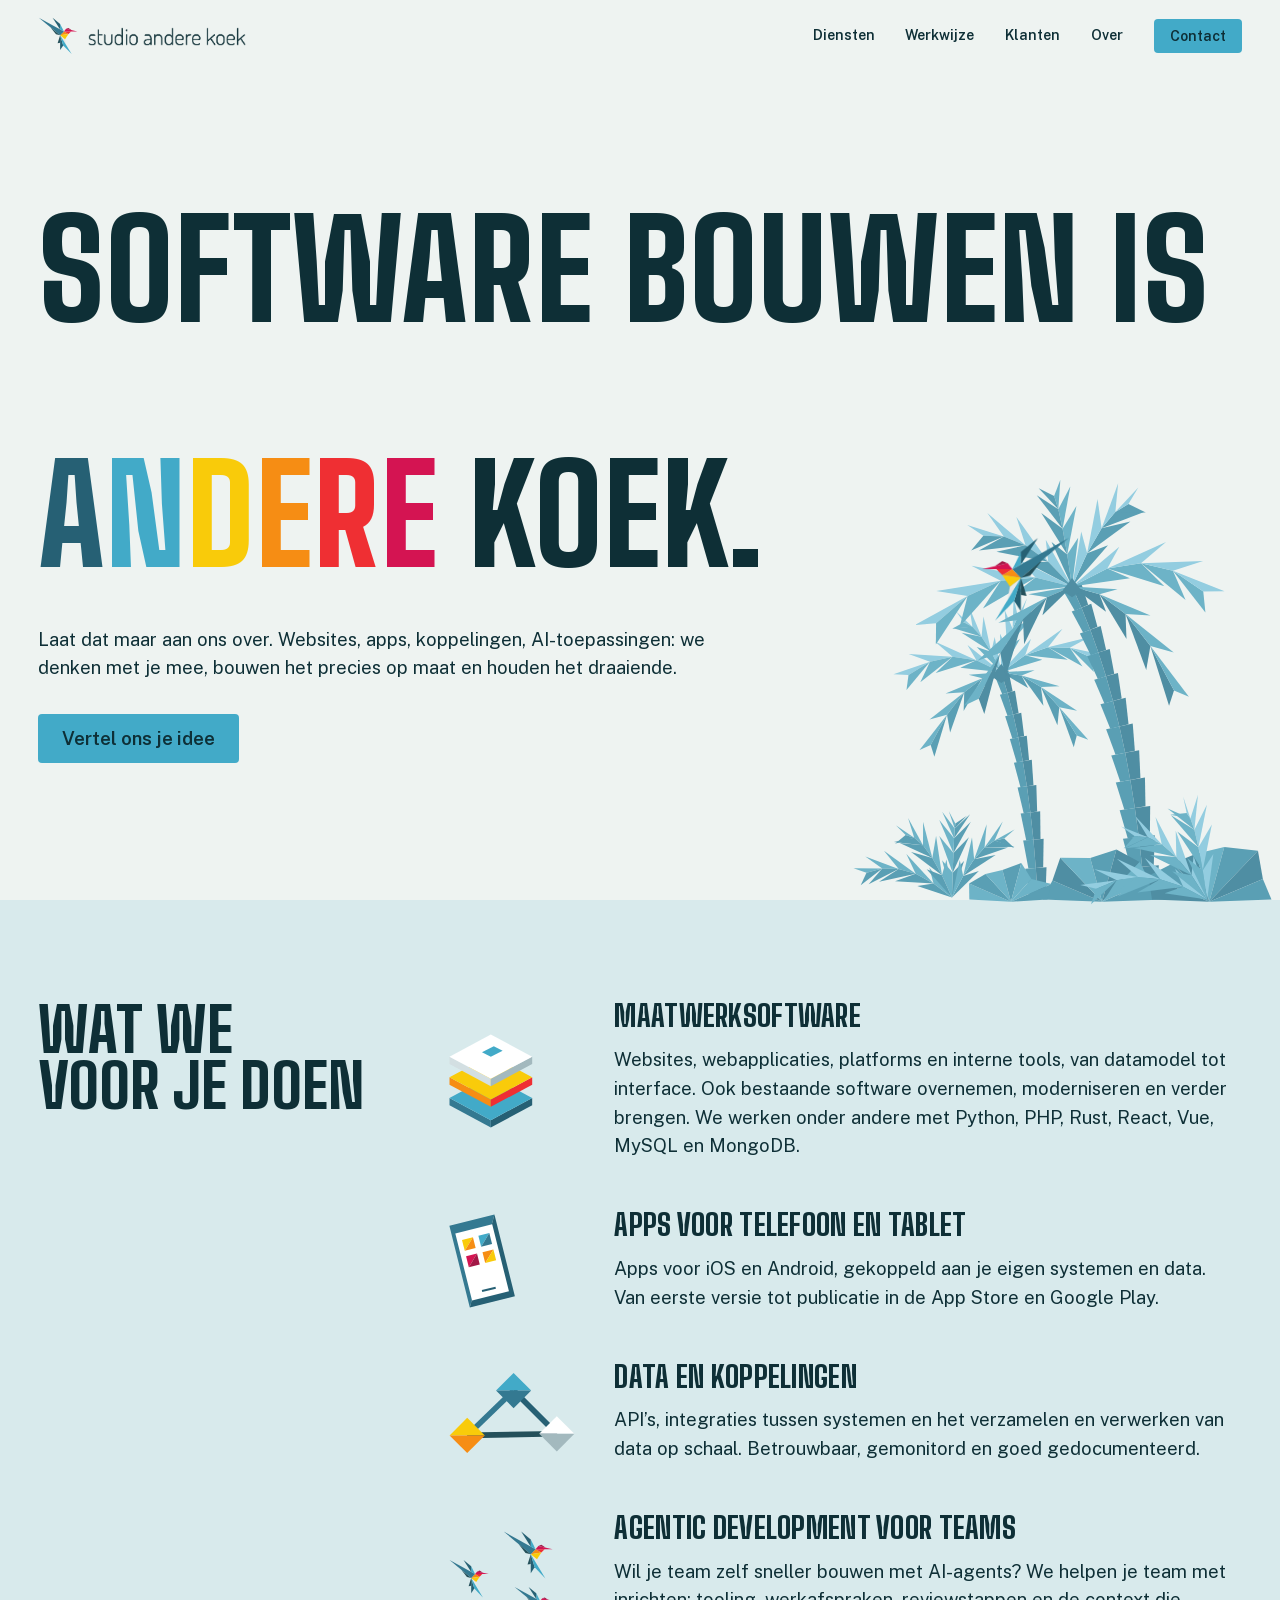
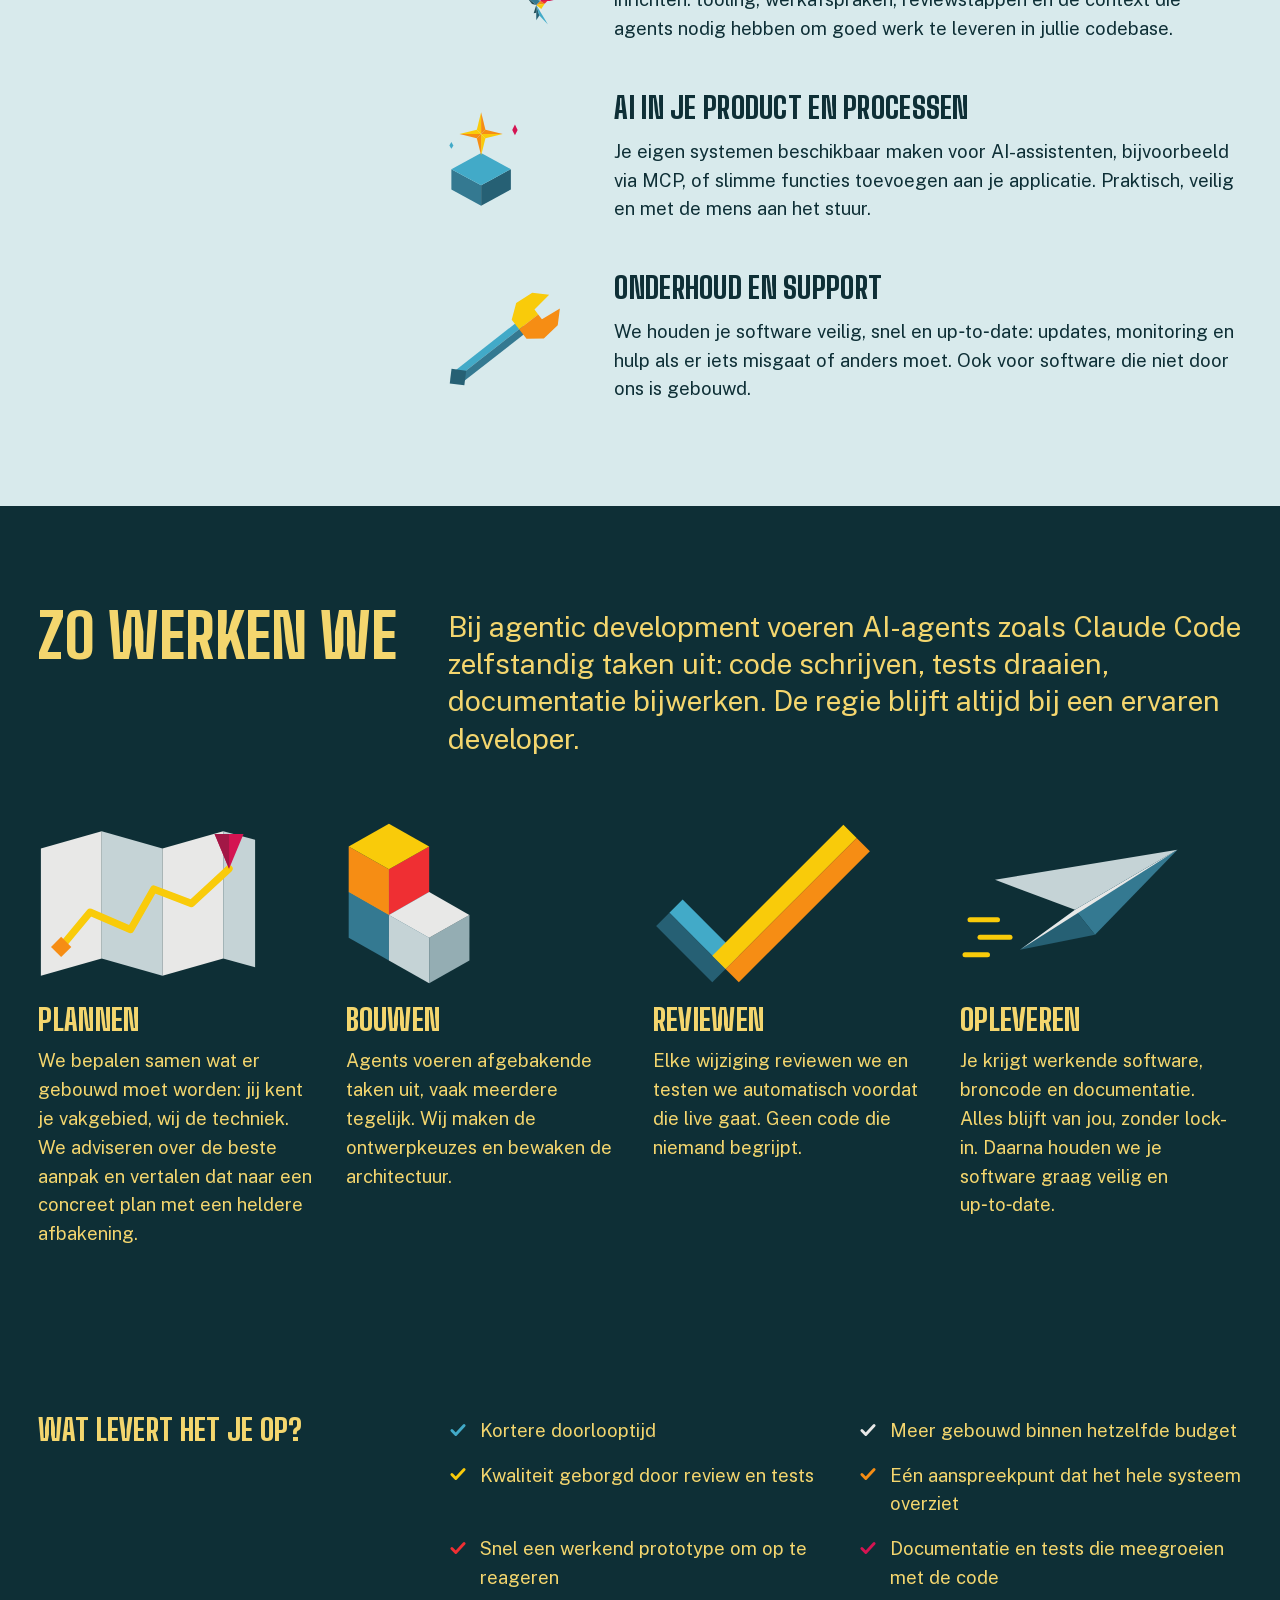
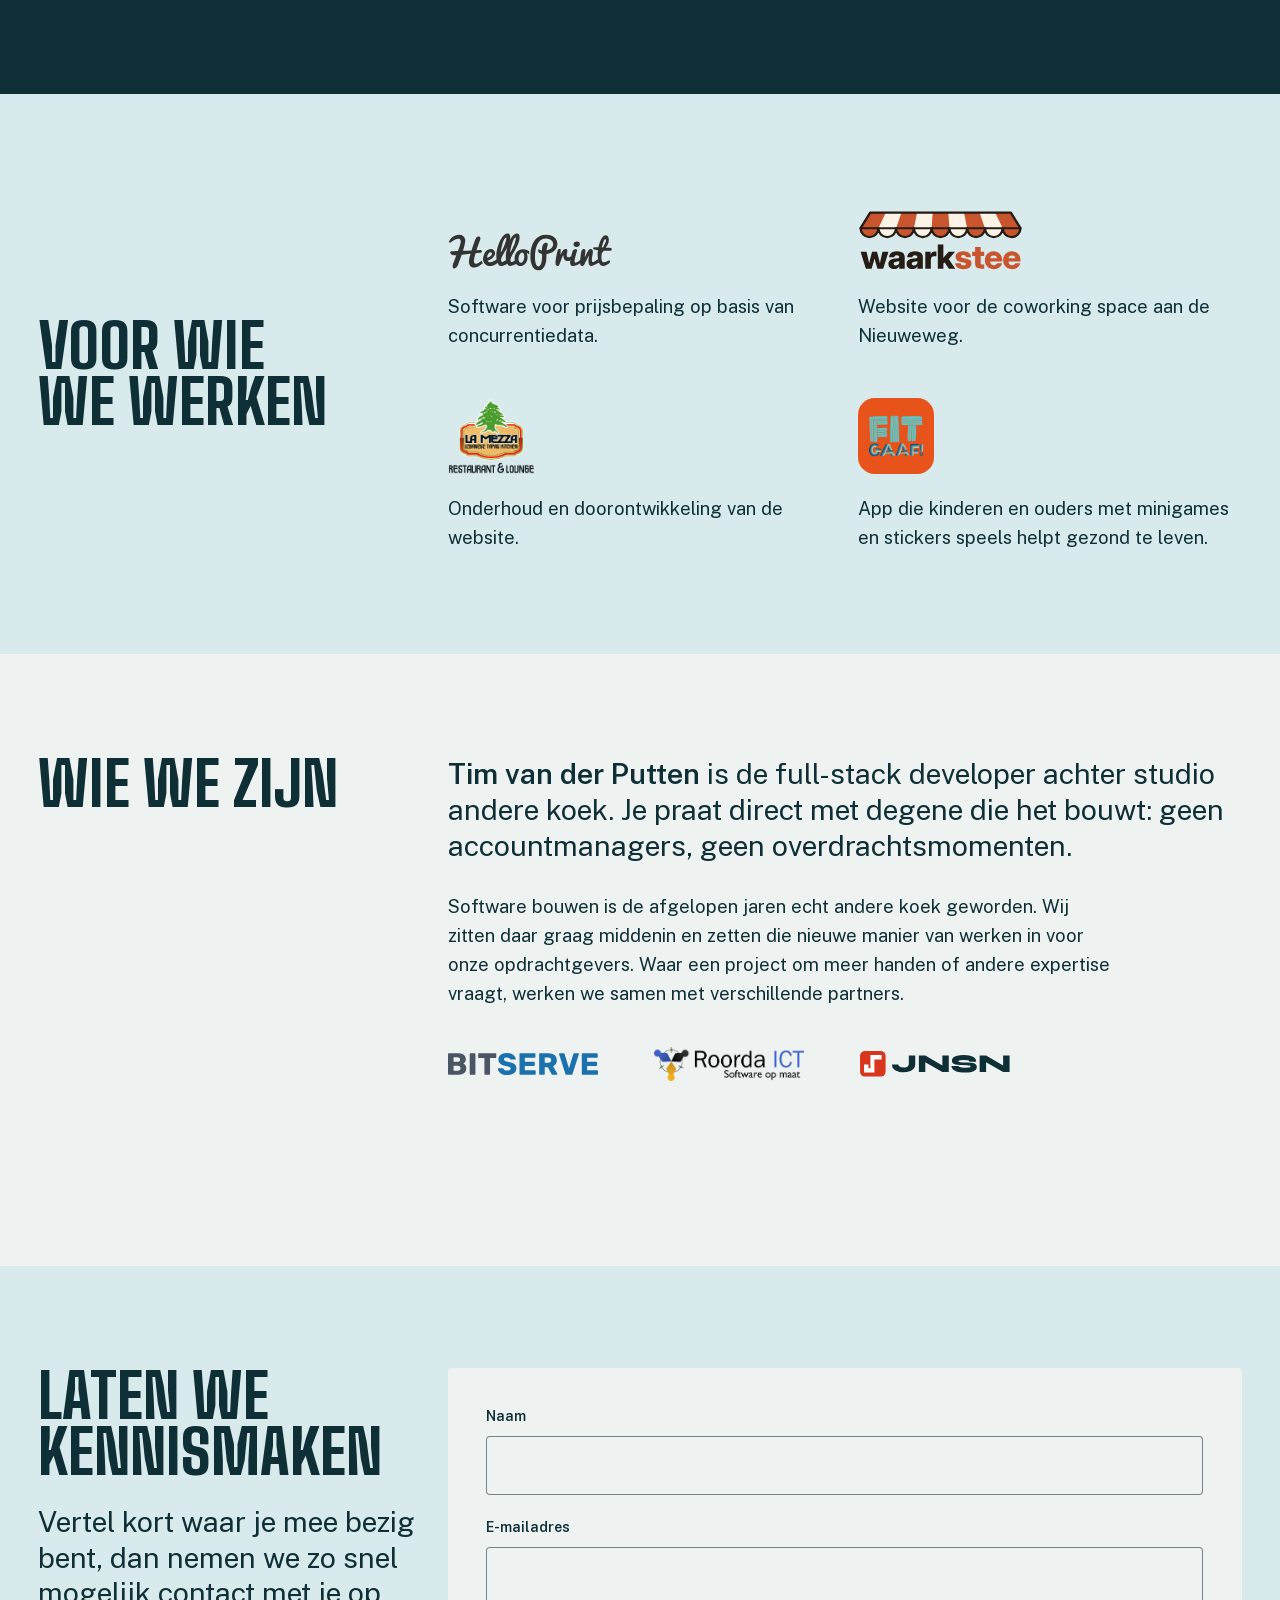
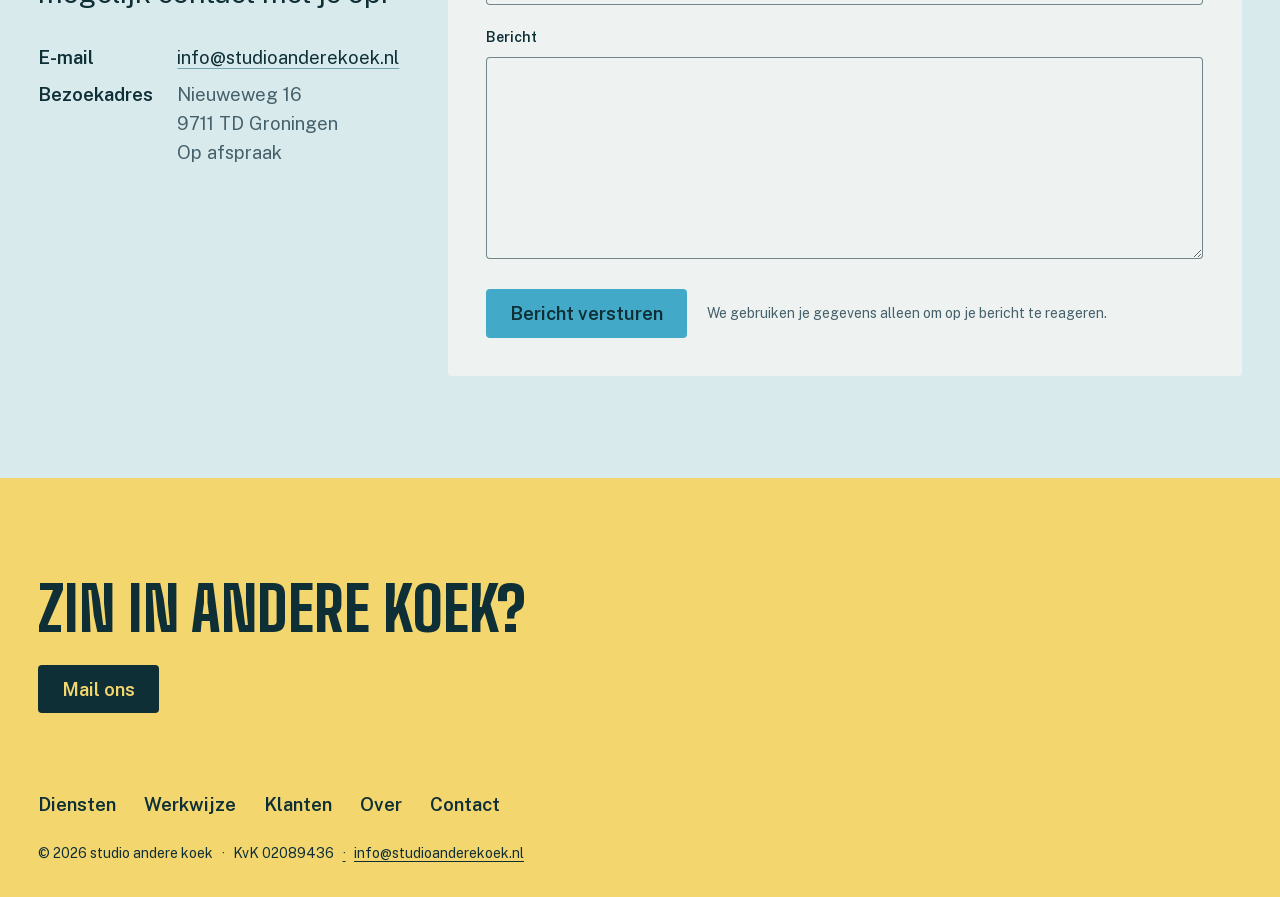
<file: index.html>
<!doctype html>
<html lang="nl">
<head>
  <meta charset="utf-8">
  <meta name="viewport" content="width=device-width, initial-scale=1">
  <title>Websites, apps en software laten maken in Groningen · studio andere koek</title>
  <meta name="description" content="Studio andere koek in Groningen bouwt websites, webapplicaties, apps en koppelingen met een agentic werkwijze: AI-agents doen het zware werk, een ervaren developer houdt de regie.">
  <link rel="canonical" href="https://studioanderekoek.nl/">
  <meta property="og:type" content="website">
  <meta property="og:url" content="https://studioanderekoek.nl/">
  <meta property="og:title" content="studio andere koek">
  <meta property="og:description" content="Software bouwen is andere koek. Vakmanschap en een agentic werkwijze, vanuit Groningen.">
  <meta property="og:image" content="https://studioanderekoek.nl/img/logo.png">
  <meta name="theme-color" content="#eef3f1" media="(prefers-color-scheme: light)">
  <meta name="theme-color" content="#0e2f36" media="(prefers-color-scheme: dark)">
  <link rel="icon" type="image/svg+xml" href="img/kolibrie.svg">
  <link rel="icon" type="image/png" href="img/icon-180.png">
  <link rel="apple-touch-icon" href="img/icon-180.png">
  <link rel="preload" href="fonts/big-shoulders-800.woff2" as="font" type="font/woff2" crossorigin>
  <link rel="preload" href="fonts/public-sans.woff2" as="font" type="font/woff2" crossorigin>
  <link rel="stylesheet" href="css/style.css">
  <script>document.documentElement.classList.add('js');setTimeout(function(){if(!window.motionReady)document.documentElement.classList.remove('js')},3000);</script>
</head>
<body>

<a class="skip" href="#main">Naar de inhoud</a>

<header class="bar">
  <a class="mark" href="#top" aria-label="studio andere koek, naar boven">
    <img src="img/kolibrie.svg" alt="" width="32" height="31">
    <span class="wordmark">studio andere koek</span>
  </a>
  <nav class="bar-nav" aria-label="Hoofdmenu">
    <a href="#diensten">Diensten</a>
    <a href="#werkwijze">Werkwijze</a>
    <a href="#klanten">Klanten</a>
    <a href="#over">Over</a>
    <a class="button button-small" href="#contact">Contact</a>
  </nav>
</header>

<main id="main">

  <!-- HERO: de naam van de studio is de zin; de kolibrie zit erin als een woord -->
  <section class="hero" aria-labelledby="hero-title">
    <h1 class="sentence" id="hero-title">
      <span class="line"><span data-line style="--i:0">Software bouwen is <span class="perch perch-word" data-perch data-fit aria-hidden="true"></span></span></span>
      <span class="line"><span data-line style="--i:1"><span class="kleuren"><span>a</span><span>n</span><span>d</span><span>e</span><span>r</span><span>e</span></span> koek.</span></span>
    </h1>
    <p class="lead" data-load style="--d:420ms">
      Laat dat maar aan ons over. Websites, apps, koppelingen, AI-toepassingen: we denken met je mee, bouwen het precies op maat en houden het draaiende.
    </p>
    <div class="actions" data-load style="--d:520ms">
      <a class="button" href="#contact">Vertel ons je idee</a>
    </div>
    <!-- Origami-bosje in de blauwtinten van het logo; de kolibrie vliegt hier vandaan de zin in -->
    <div class="grove" aria-hidden="true"><svg viewBox="40 -20 380 382" preserveAspectRatio="xMaxYMax meet" aria-hidden="true" focusable="false"><g class="g-back"><g class="g-palm g-back"><polygon style="fill:var(--g2)" points="222.8,360.5 230,360 228.2,332.5 218.3,333.2"/><polygon style="fill:var(--g1)" points="230,360 237.2,359.5 238.2,331.9 228.2,332.5"/><polygon style="fill:var(--g2)" points="221.3,333.1 228.2,332.5 226,306.1 216.4,306.9"/><polygon style="fill:var(--g1)" points="228.2,332.5 235.1,331.9 235.5,305.3 226,306.1"/><polygon style="fill:var(--g2)" points="219.3,306.8 226,306.1 223.2,280.7 214.1,281.7"/><polygon style="fill:var(--g1)" points="226,306.1 232.6,305.4 232.3,279.7 223.2,280.7"/><polygon style="fill:var(--g2)" points="216.9,281.5 223.2,280.7 219.9,256.3 211.2,257.5"/><polygon style="fill:var(--g1)" points="223.2,280.7 229.5,279.8 228.7,255.1 219.9,256.3"/><polygon style="fill:var(--g2)" points="213.9,257.3 219.9,256.3 216.1,233 207.8,234.3"/><polygon style="fill:var(--g1)" points="219.9,256.3 226,255.3 224.5,231.6 216.1,233"/><polygon style="fill:var(--g2)" points="210.4,234.1 216.1,233 211.9,210.7 204,212.2"/><polygon style="fill:var(--g1)" points="216.1,233 221.9,231.9 219.8,209.1 211.9,210.7"/><polygon style="fill:var(--g2)" points="206.4,211.9 211.9,210.7 207.1,189.4 199.6,191.1"/><polygon style="fill:var(--g1)" points="211.9,210.7 217.3,209.4 214.6,187.7 207.1,189.4"/><polygon style="fill:var(--g2)" points="201.9,190.8 207.1,189.4 201.8,169.2 194.7,171"/><polygon style="fill:var(--g1)" points="207.1,189.4 212.2,188.1 208.8,167.3 201.8,169.2"/><polygon style="fill:var(--g2)" points="196.9,170.6 201.8,169.2 196,150 189.4,152"/><polygon style="fill:var(--g1)" points="201.8,169.2 206.6,167.7 202.6,148 196,150"/><g class="g-frond" style="--o:196px 150px;--d:-0.4s"><polygon style="fill:var(--g4)" points="196,150 164.5,124.6 172.8,138.8"/><polygon style="fill:var(--g3)" points="196,150 157.8,145.7 172.8,138.8"/><polygon style="fill:var(--g4)" points="172.8,138.8 134,121.3 150.6,135.5"/><polygon style="fill:var(--g3)" points="172.8,138.8 134.9,150.7 150.6,135.5"/><polygon style="fill:var(--g4)" points="150.6,135.5 109.6,132.9 129.5,140.1"/><polygon style="fill:var(--g3)" points="150.6,135.5 120.5,159.2 129.5,140.1"/><polygon style="fill:var(--g4)" points="129.5,140.1 95.4,151.9 109.5,152.5"/><polygon style="fill:var(--g3)" points="129.5,140.1 107.6,166.6 109.5,152.5"/></g><g class="g-frond" style="--o:196px 150px;--d:-1.7s"><polygon style="fill:var(--g4)" points="196,150 189.9,117 186.6,130.9"/><polygon style="fill:var(--g3)" points="196,150 173.1,126.3 186.6,130.9"/><polygon style="fill:var(--g4)" points="186.6,130.9 179.4,97.9 177.6,116.8"/><polygon style="fill:var(--g3)" points="186.6,130.9 159,113.2 177.6,116.8"/><polygon style="fill:var(--g4)" points="177.6,116.8 166.3,89.5 169.1,107.6"/><polygon style="fill:var(--g3)" points="177.6,116.8 150.8,108.7 169.1,107.6"/><polygon style="fill:var(--g4)" points="169.1,107.6 154,93.2 161,103.4"/><polygon style="fill:var(--g3)" points="169.1,107.6 150.3,109.4 161,103.4"/></g><g class="g-frond" style="--o:196px 150px;--d:-3.0s"><polygon style="fill:var(--g3)" points="196,150 213.4,119 201.4,126.8"/><polygon style="fill:var(--g4)" points="196,150 194.8,114.1 201.4,126.8"/><polygon style="fill:var(--g3)" points="201.4,126.8 223.3,100.5 206.6,109.5"/><polygon style="fill:var(--g4)" points="201.4,126.8 199.2,92 206.6,109.5"/><polygon style="fill:var(--g3)" points="206.6,109.5 229,92.4 211.5,98.1"/><polygon style="fill:var(--g4)" points="206.6,109.5 207.5,80.2 211.5,98.1"/><polygon style="fill:var(--g3)" points="211.5,98.1 228.2,95.3 216.2,92.7"/><polygon style="fill:var(--g4)" points="211.5,98.1 220,80.9 216.2,92.7"/></g><g class="g-frond" style="--o:196px 150px;--d:-4.3s"><polygon style="fill:var(--g3)" points="196,150 234.3,138.2 218.3,134.2"/><polygon style="fill:var(--g4)" points="196,150 223.8,118.7 218.3,134.2"/><polygon style="fill:var(--g3)" points="218.3,134.2 258,138.4 239.6,126.6"/><polygon style="fill:var(--g4)" points="218.3,134.2 253.2,109.4 239.6,126.6"/><polygon style="fill:var(--g3)" points="239.6,126.6 271.8,144.7 259.9,127.2"/><polygon style="fill:var(--g4)" points="239.6,126.6 278.4,117 259.9,127.2"/><polygon style="fill:var(--g3)" points="259.9,127.2 282.4,149.8 279.1,136"/><polygon style="fill:var(--g4)" points="259.9,127.2 293.2,134 279.1,136"/></g><g class="g-frond" style="--o:196px 150px;--d:-5.6s"><polygon style="fill:var(--g3)" points="196,150 165.5,152.3 178.3,155.5"/><polygon style="fill:var(--g2)" points="196,150 174,167.9 178.3,155.5"/><polygon style="fill:var(--g3)" points="178.3,155.5 144,169.8 161.5,168.7"/><polygon style="fill:var(--g2)" points="178.3,155.5 160.9,186.2 161.5,168.7"/><polygon style="fill:var(--g3)" points="161.5,168.7 129.1,194 145.4,189.5"/><polygon style="fill:var(--g2)" points="161.5,168.7 148.3,206.2 145.4,189.5"/><polygon style="fill:var(--g3)" points="145.4,189.5 119.8,222.4 130.2,217.9"/><polygon style="fill:var(--g2)" points="145.4,189.5 133.6,228.8 130.2,217.9"/></g><g class="g-frond" style="--o:196px 150px;--d:-6.9s"><polygon style="fill:var(--g2)" points="196,150 221,164.7 214.9,153"/><polygon style="fill:var(--g3)" points="196,150 227.2,148.1 214.9,153"/><polygon style="fill:var(--g2)" points="214.9,153 235.3,181.1 233,163.8"/><polygon style="fill:var(--g3)" points="214.9,153 250.4,163.1 233,163.8"/><polygon style="fill:var(--g2)" points="233,163.8 248.4,199.3 250.1,182.5"/><polygon style="fill:var(--g3)" points="233,163.8 266.7,185.8 250.1,182.5"/><polygon style="fill:var(--g2)" points="250.1,182.5 263.6,220 266.4,209"/><polygon style="fill:var(--g3)" points="250.1,182.5 277.1,212.9 266.4,209"/></g><polygon style="fill:var(--g1)" points="187,154 196,142 205,154 196,160"/></g></g><g class="g-palm g-main"><polygon style="fill:var(--g2)" points="318.8,361 330,360 327.4,331.4 312,332.8"/><polygon style="fill:var(--g1)" points="330,360 341.2,359 342.9,330 327.4,331.4"/><polygon style="fill:var(--g2)" points="316.7,332.6 327.4,331.4 324.3,303.6 309.5,305.3"/><polygon style="fill:var(--g1)" points="327.4,331.4 338.2,330.2 339.2,301.9 324.3,303.6"/><polygon style="fill:var(--g2)" points="314,305 324.3,303.6 320.6,276.6 306.4,278.6"/><polygon style="fill:var(--g1)" points="324.3,303.6 334.6,302.2 334.9,274.7 320.6,276.6"/><polygon style="fill:var(--g2)" points="310.8,278.2 320.6,276.6 316.4,250.4 302.8,252.7"/><polygon style="fill:var(--g1)" points="320.6,276.6 330.5,275 330,248.2 316.4,250.4"/><polygon style="fill:var(--g2)" points="307,252.2 316.4,250.4 311.6,225.1 298.6,227.5"/><polygon style="fill:var(--g1)" points="316.4,250.4 325.8,248.7 324.6,222.6 311.6,225.1"/><polygon style="fill:var(--g2)" points="302.6,227 311.6,225.1 306.2,200.5 293.8,203.2"/><polygon style="fill:var(--g1)" points="311.6,225.1 320.6,223.1 318.6,197.8 306.2,200.5"/><polygon style="fill:var(--g2)" points="297.7,202.6 306.2,200.5 300.2,176.7 288.5,179.7"/><polygon style="fill:var(--g1)" points="306.2,200.5 314.7,198.4 312,173.8 300.2,176.7"/><polygon style="fill:var(--g2)" points="292.2,179 300.2,176.7 293.7,153.8 282.7,156.9"/><polygon style="fill:var(--g1)" points="300.2,176.7 308.3,174.4 304.8,150.6 293.7,153.8"/><polygon style="fill:var(--g2)" points="286.1,156.2 293.7,153.8 286.6,131.6 276.2,135"/><polygon style="fill:var(--g1)" points="293.7,153.8 301.4,151.3 297.1,128.3 286.6,131.6"/><polygon style="fill:var(--g2)" points="279.5,134.2 286.6,131.6 279,110.3 269.3,113.8"/><polygon style="fill:var(--g1)" points="286.6,131.6 293.8,129.1 288.7,106.8 279,110.3"/><polygon style="fill:var(--g2)" points="272.3,113 279,110.3 270.8,89.7 261.7,93.4"/><polygon style="fill:var(--g1)" points="279,110.3 285.7,107.6 279.9,86.1 270.8,89.7"/><polygon style="fill:var(--g2)" points="264.6,92.5 270.8,89.7 262,70 253.6,73.7"/><polygon style="fill:var(--g1)" points="270.8,89.7 277,87 270.4,66.3 262,70"/><g class="g-frond" style="--o:262px 70px;--d:-0.0s"><polygon style="fill:var(--g4)" points="262,70 212.2,44.9 227.9,61.7"/><polygon style="fill:var(--g3)" points="262,70 209.7,75.8 227.9,61.7"/><polygon style="fill:var(--g4)" points="227.9,61.7 168.2,50.7 195.5,64.7"/><polygon style="fill:var(--g3)" points="227.9,61.7 178.9,90.5 195.5,64.7"/><polygon style="fill:var(--g4)" points="195.5,64.7 135.3,74.2 164.6,78.8"/><polygon style="fill:var(--g3)" points="195.5,64.7 157.2,107.5 164.6,78.8"/><polygon style="fill:var(--g4)" points="164.6,78.8 115.4,105.9 135.2,104.2"/><polygon style="fill:var(--g3)" points="164.6,78.8 135,124.1 135.2,104.2"/></g><g class="g-frond" style="--o:262px 70px;--d:-1.3s"><polygon style="fill:var(--g4)" points="262,70 237.5,26.3 239.8,47"/><polygon style="fill:var(--g2)" points="262,70 218.9,47.3 239.8,47"/><polygon style="fill:var(--g4)" points="239.8,47 210.1,5.1 218.6,31.5"/><polygon style="fill:var(--g2)" points="239.8,47 191.5,37.5 218.6,31.5"/><polygon style="fill:var(--g4)" points="218.6,31.5 183,1.4 198.4,23.3"/><polygon style="fill:var(--g2)" points="218.6,31.5 175.1,36.5 198.4,23.3"/><polygon style="fill:var(--g4)" points="198.4,23.3 164.3,12.6 179.3,22.6"/><polygon style="fill:var(--g2)" points="198.4,23.3 167.9,36.5 179.3,22.6"/></g><g class="g-frond" style="--o:262px 70px;--d:-2.6s"><polygon style="fill:var(--g3)" points="262,70 267.7,24.5 257.5,40.2"/><polygon style="fill:var(--g2)" points="262,70 242.9,28.6 257.5,40.2"/><polygon style="fill:var(--g3)" points="257.5,40.2 266.1,-5.1 253.2,16.1"/><polygon style="fill:var(--g2)" points="257.5,40.2 233.3,1.4 253.2,16.1"/><polygon style="fill:var(--g3)" points="253.2,16.1 260.4,-23.3 249.2,-2.1"/><polygon style="fill:var(--g2)" points="253.2,16.1 229.1,-15.2 249.2,-2.1"/><polygon style="fill:var(--g3)" points="249.2,-2.1 251.1,-29.6 245.3,-14.5"/><polygon style="fill:var(--g2)" points="249.2,-2.1 230.9,-21.7 245.3,-14.5"/></g><g class="g-frond" style="--o:262px 70px;--d:-3.9s"><polygon style="fill:var(--g2)" points="262,70 295.6,31.5 276.1,38.9"/><polygon style="fill:var(--g4)" points="262,70 270.6,18.8 276.1,38.9"/><polygon style="fill:var(--g2)" points="276.1,38.9 316.5,9.3 289.6,15.7"/><polygon style="fill:var(--g4)" points="276.1,38.9 285.8,-11.7 289.6,15.7"/><polygon style="fill:var(--g2)" points="289.6,15.7 329.2,0.5 302.4,0.5"/><polygon style="fill:var(--g4)" points="289.6,15.7 305,-26.2 302.4,0.5"/><polygon style="fill:var(--g2)" points="302.4,0.5 330.8,0.9 314.6,-6.9"/><polygon style="fill:var(--g4)" points="302.4,0.5 323.8,-22.3 314.6,-6.9"/></g><g class="g-frond" style="--o:262px 70px;--d:-5.2s"><polygon style="fill:var(--g3)" points="262,70 316,62.4 294.9,53.2"/><polygon style="fill:var(--g4)" points="262,70 306.1,33 294.9,53.2"/><polygon style="fill:var(--g3)" points="294.9,53.2 348.1,69.7 326.3,48.3"/><polygon style="fill:var(--g4)" points="294.9,53.2 349.7,28.6 326.3,48.3"/><polygon style="fill:var(--g3)" points="326.3,48.3 367.9,82.6 356.1,55.4"/><polygon style="fill:var(--g4)" points="326.3,48.3 384.3,46.3 356.1,55.4"/><polygon style="fill:var(--g3)" points="356.1,55.4 386.4,94.3 384.4,74.6"/><polygon style="fill:var(--g4)" points="356.1,55.4 404.3,74.5 384.4,74.6"/></g><g class="g-frond" style="--o:262px 70px;--d:-6.5s"><polygon style="fill:var(--g3)" points="262,70 221.2,77.3 238.6,79.9"/><polygon style="fill:var(--g1)" points="262,70 234.4,96.9 238.6,79.9"/><polygon style="fill:var(--g3)" points="238.6,79.9 193.2,103.8 216.3,100.6"/><polygon style="fill:var(--g1)" points="238.6,79.9 217.3,123.9 216.3,100.6"/><polygon style="fill:var(--g3)" points="216.3,100.6 173.7,139.3 195.1,132.1"/><polygon style="fill:var(--g1)" points="216.3,100.6 200.2,154.1 195.1,132.1"/><polygon style="fill:var(--g3)" points="195.1,132.1 161.3,181.1 175,174.6"/><polygon style="fill:var(--g1)" points="195.1,132.1 180.2,188.8 175,174.6"/></g><g class="g-frond" style="--o:262px 70px;--d:-7.8s"><polygon style="fill:var(--g1)" points="262,70 293.7,93.6 287.6,77.2"/><polygon style="fill:var(--g3)" points="262,70 304.5,72.6 287.6,77.2"/><polygon style="fill:var(--g1)" points="287.6,77.2 312.8,119 311.9,95.7"/><polygon style="fill:var(--g3)" points="287.6,77.2 335.2,97.1 311.9,95.7"/><polygon style="fill:var(--g1)" points="311.9,95.7 331.2,147.9 335.1,125.6"/><polygon style="fill:var(--g3)" points="311.9,95.7 356.9,131.6 335.1,125.6"/><polygon style="fill:var(--g1)" points="335.1,125.6 352.5,181.3 357.1,166.9"/><polygon style="fill:var(--g3)" points="335.1,125.6 371,172.8 357.1,166.9"/></g><polygon style="fill:var(--g1)" points="253,74 262,62 271,74 262,80"/></g><g class="g-front"><polygon style="fill:var(--g3)" points="150,360 128.9,332.1 132.8,346.9"/><polygon style="fill:var(--g2)" points="150,360 117.7,349.3 132.8,346.9"/><polygon style="fill:var(--g3)" points="132.8,346.9 107.5,319.4 116.2,338"/><polygon style="fill:var(--g2)" points="132.8,346.9 96.9,344.9 116.2,338"/><polygon style="fill:var(--g3)" points="116.2,338 86.6,316.4 100.3,333.4"/><polygon style="fill:var(--g2)" points="116.2,338 82,345.4 100.3,333.4"/><polygon style="fill:var(--g3)" points="100.3,333.4 69.2,321.8 85,333.1"/><polygon style="fill:var(--g2)" points="100.3,333.4 72.3,347.7 85,333.1"/><polygon style="fill:var(--g3)" points="85,333.1 58.2,332.7 70.3,337"/><polygon style="fill:var(--g2)" points="85,333.1 64.9,348.6 70.3,337"/><polygon style="fill:var(--g3)" points="150,360 144.9,324.6 140.7,339.3"/><polygon style="fill:var(--g2)" points="150,360 126.4,333.7 140.7,339.3"/><polygon style="fill:var(--g3)" points="140.7,339.3 135.2,302.8 131.7,323.1"/><polygon style="fill:var(--g2)" points="140.7,339.3 111.9,317.6 131.7,323.1"/><polygon style="fill:var(--g3)" points="131.7,323.1 123.1,289.6 123,311.4"/><polygon style="fill:var(--g2)" points="131.7,323.1 101.3,309.3 123,311.4"/><polygon style="fill:var(--g3)" points="123,311.4 109.1,285.8 114.8,304.3"/><polygon style="fill:var(--g2)" points="123,311.4 95.8,308.2 114.8,304.3"/><polygon style="fill:var(--g3)" points="114.8,304.3 97.7,292.7 106.8,301.8"/><polygon style="fill:var(--g2)" points="114.8,304.3 96.9,309.9 106.8,301.8"/><polygon style="fill:var(--g2)" points="150,360 161.3,326 150.7,336.9"/><polygon style="fill:var(--g3)" points="150,360 140.8,325.3 150.7,336.9"/><polygon style="fill:var(--g2)" points="150.7,336.9 165.8,303.9 151.4,318.5"/><polygon style="fill:var(--g3)" points="150.7,336.9 138.2,302.8 151.4,318.5"/><polygon style="fill:var(--g2)" points="151.4,318.5 167.6,289.4 152,304.7"/><polygon style="fill:var(--g3)" points="151.4,318.5 138.2,287.8 152,304.7"/><polygon style="fill:var(--g2)" points="152,304.7 166.9,282.4 152.6,295.6"/><polygon style="fill:var(--g3)" points="152,304.7 140.9,280.1 152.6,295.6"/><polygon style="fill:var(--g2)" points="152.6,295.6 163.9,283.9 153.2,291.1"/><polygon style="fill:var(--g3)" points="152.6,295.6 147.1,279.7 153.2,291.1"/><polygon style="fill:var(--g2)" points="150,360 175.1,335.3 160.5,339.9"/><polygon style="fill:var(--g3)" points="150,360 157.3,325 160.5,339.9"/><polygon style="fill:var(--g2)" points="160.5,339.9 190.8,320.5 170.7,324.4"/><polygon style="fill:var(--g3)" points="160.5,339.9 168.7,304 170.7,324.4"/><polygon style="fill:var(--g2)" points="170.7,324.4 202.3,313.3 180.4,313.4"/><polygon style="fill:var(--g3)" points="170.7,324.4 182.4,291.7 180.4,313.4"/><polygon style="fill:var(--g2)" points="180.4,313.4 208.3,312.8 189.8,306.9"/><polygon style="fill:var(--g3)" points="180.4,313.4 197.4,289.1 189.8,306.9"/><polygon style="fill:var(--g2)" points="189.8,306.9 208.1,313.8 198.8,305"/><polygon style="fill:var(--g3)" points="189.8,306.9 208.4,296.6 198.8,305"/><polygon style="fill:var(--g2)" points="290,364 234.7,362 243.7,344.2"/><polygon style="fill:var(--g1)" points="290,364 243.7,344.2 251,322.9"/><polygon style="fill:var(--g3)" points="290,364 251,322.9 279,323.3"/><polygon style="fill:var(--g2)" points="290,364 279,323.3 303.4,315.2"/><polygon style="fill:var(--g1)" points="290,364 303.4,315.2 325,326.9"/><polygon style="fill:var(--g3)" points="290,364 325,326.9 334.4,344.9"/><polygon style="fill:var(--g2)" points="290,364 334.4,344.9 349.4,362"/><polygon style="fill:var(--g1)" points="390,364 336.6,362 333.1,340.1"/><polygon style="fill:var(--g2)" points="390,364 333.1,340.1 356.2,328.1"/><polygon style="fill:var(--g1)" points="390,364 356.2,328.1 377.8,319.3"/><polygon style="fill:var(--g3)" points="390,364 377.8,319.3 404,312.9"/><polygon style="fill:var(--g2)" points="390,364 404,312.9 435.4,316.5"/><polygon style="fill:var(--g1)" points="390,364 435.4,316.5 440,342.7"/><polygon style="fill:var(--g2)" points="390,364 440,342.7 448,362"/><polygon style="fill:var(--g4)" points="388,362 358.1,333.4 365.7,350"/><polygon style="fill:var(--g3)" points="388,362 348.4,356 365.7,350"/><polygon style="fill:var(--g4)" points="365.7,350 329.9,323.1 344.2,343.1"/><polygon style="fill:var(--g3)" points="365.7,350 323,355.4 344.2,343.1"/><polygon style="fill:var(--g4)" points="344.2,343.1 303.8,323.9 323.5,341"/><polygon style="fill:var(--g3)" points="344.2,343.1 304.6,359 323.5,341"/><polygon style="fill:var(--g4)" points="323.5,341 282.9,333.6 303.7,344"/><polygon style="fill:var(--g3)" points="323.5,341 291.3,363.6 303.7,344"/><polygon style="fill:var(--g4)" points="303.7,344 269.7,348.3 284.6,351.9"/><polygon style="fill:var(--g3)" points="303.7,344 279.7,366.4 284.6,351.9"/><polygon style="fill:var(--g4)" points="388,362 375.4,321.3 373.4,339.4"/><polygon style="fill:var(--g3)" points="388,362 355.5,335.7 373.4,339.4"/><polygon style="fill:var(--g4)" points="373.4,339.4 358.7,297.7 359.3,322.3"/><polygon style="fill:var(--g3)" points="373.4,339.4 334.8,320.5 359.3,322.3"/><polygon style="fill:var(--g4)" points="359.3,322.3 339.8,285 345.7,310.4"/><polygon style="fill:var(--g3)" points="359.3,322.3 319.9,313.9 345.7,310.4"/><polygon style="fill:var(--g4)" points="345.7,310.4 320.8,284.1 332.7,303.9"/><polygon style="fill:var(--g3)" points="345.7,310.4 311.8,314 332.7,303.9"/><polygon style="fill:var(--g4)" points="332.7,303.9 307.8,293.9 320.3,302.8"/><polygon style="fill:var(--g3)" points="332.7,303.9 310.2,314.4 320.3,302.8"/><polygon style="fill:var(--g4)" points="388,362 393.8,319.4 383.9,334.8"/><polygon style="fill:var(--g3)" points="388,362 369.6,323.5 383.9,334.8"/><polygon style="fill:var(--g4)" points="383.9,334.8 392.4,292 379.9,313.1"/><polygon style="fill:var(--g3)" points="383.9,334.8 360.1,298.6 379.9,313.1"/><polygon style="fill:var(--g4)" points="379.9,313.1 387.8,273.6 376.1,296.9"/><polygon style="fill:var(--g3)" points="379.9,313.1 354,283 376.1,296.9"/><polygon style="fill:var(--g4)" points="376.1,296.9 379.5,264.2 372.4,286.3"/><polygon style="fill:var(--g3)" points="376.1,296.9 351.1,277.1 372.4,286.3"/><polygon style="fill:var(--g4)" points="372.4,286.3 365.7,266.1 368.9,281.2"/><polygon style="fill:var(--g3)" points="372.4,286.3 353.6,282.9 368.9,281.2"/><polygon style="fill:var(--g3)" points="205,364 166.2,362 166,347"/><polygon style="fill:var(--g2)" points="205,364 166,347 181.3,338.2"/><polygon style="fill:var(--g3)" points="205,364 181.3,338.2 197.1,334.3"/><polygon style="fill:var(--g2)" points="205,364 197.1,334.3 214.7,327.9"/><polygon style="fill:var(--g3)" points="205,364 214.7,327.9 224.1,342.8"/><polygon style="fill:var(--g3)" points="205,364 224.1,342.8 242.9,347.4"/><polygon style="fill:var(--g2)" points="205,364 242.9,347.4 239.1,362"/></g></svg><span class="perch perch-grove" data-perch aria-hidden="true"></span></div>
  </section>

  <!-- DIENSTEN -->
  <section class="section section-alt" id="diensten" aria-labelledby="diensten-title">
    <div class="section-head">
      <h2 id="diensten-title" data-reveal>Wat we voor je doen</h2>
      <span class="perch perch-head" data-perch aria-hidden="true"></span>
    </div>
    <div class="section-body services">
      <article class="service" data-reveal>
        <div class="service-art"><svg viewBox="42.0 12.0 116.0 130.0" preserveAspectRatio="xMinYMid meet" aria-hidden="true" focusable="false"><g class="a-layer a-layer1"><polygon fill="#347991" points="44,100 100,130 100,140 44,110"/><polygon fill="#266074" points="156,100 100,130 100,140 156,110"/><polygon fill="#42aac8" points="100,70 156,100 100,130 44,100"/></g><g class="a-layer a-layer2"><polygon fill="#f68d14" points="44,72 100,102 100,112 44,82"/><polygon fill="#ef2f33" points="156,72 100,102 100,112 156,82"/><polygon fill="#f9cb0a" points="100,42 156,72 100,102 44,72"/></g><g class="a-layer a-layer3"><polygon style="fill:var(--art-shade)" points="44,44 100,74 100,84 44,54"/><polygon style="fill:var(--art-dark)" points="156,44 100,74 100,84 156,54"/><polygon style="fill:var(--art-light)" points="100,14 156,44 100,74 44,44"/></g><g class="a-layer a-layer3"><polygon fill="#42aac8" points="88,38 104,30 116,36 100,44"/></g></svg><span class="perch perch-art" data-perch aria-hidden="true"></span></div>
        <div class="service-text">
        <h3>Maatwerksoftware</h3>
        <p>Websites, webapplicaties, platforms en interne tools, van datamodel tot interface. Ook bestaande software overnemen, moderniseren en verder brengen. We werken onder andere met Python, PHP, Rust, React, Vue, MySQL en MongoDB.</p>
        </div>
      </article>
      <article class="service" data-reveal>
        <div class="service-art"><svg viewBox="51.5 7.8 97.0 136.4" preserveAspectRatio="xMinYMid meet" aria-hidden="true" focusable="false"><polygon fill="#347991" points="53.5,25.8 117.5,9.8 82.5,142.2"/><polygon fill="#266074" points="117.5,9.8 146.5,126.2 82.5,142.2"/><polygon style="fill:var(--art-light)" points="61.9,37 114.3,23.9 138.1,119 85.7,132.1"/><g class="a-tile a-tile1"><polygon fill="#f9cb0a" points="71.4,46 86.9,42.1 75.3,61.5"/><polygon fill="#f68d14" points="86.9,42.1 90.8,57.6 75.3,61.5"/></g><g class="a-tile a-tile2"><polygon fill="#42aac8" points="94.7,40.2 110.2,36.3 98.6,55.7"/><polygon fill="#347991" points="110.2,36.3 114.1,51.8 98.6,55.7"/></g><g class="a-tile a-tile3"><polygon fill="#d41452" points="77.2,69.3 92.7,65.4 81.1,84.8"/><polygon fill="#a21846" points="92.7,65.4 96.6,80.9 81.1,84.8"/></g><g class="a-tile a-tile4"><polygon fill="#f68d14" points="100.5,63.4 116,59.6 104.4,79"/><polygon fill="#f9cb0a" points="116,59.6 119.9,75.1 104.4,79"/></g><polygon fill="#266074" points="99.5,117.3 118.9,112.5 119.6,115.4 100.2,120.2"/></svg><span class="perch perch-art" data-perch aria-hidden="true"></span></div>
        <div class="service-text">
        <h3>Apps voor telefoon en tablet</h3>
        <p>Apps voor iOS en Android, gekoppeld aan je eigen systemen en data. Van eerste versie tot publicatie in de App Store en Google Play.</p>
        </div>
      </article>
      <article class="service" data-reveal>
        <div class="service-art"><svg viewBox="22.0 18.0 160.0 104.0" preserveAspectRatio="xMinYMid meet" aria-hidden="true" focusable="false"><g class="a-links"><polygon fill="#347991" points="48.4,100.5 106.4,44.5 101.6,39.5 43.6,95.5"/><polygon fill="#266074" points="101.5,44.5 155.5,98.5 160.5,93.5 106.5,39.5"/><polygon fill="#24505a" points="46.1,101.5 158.1,99.5 157.9,92.5 45.9,94.5"/></g><g class="a-nodes"><polygon fill="#f9cb0a" points="46,76 68,98 24,98"/><polygon fill="#f68d14" points="24,98 68,98 46,120"/><polygon fill="#42aac8" points="104,20 126,42 82,42"/><polygon fill="#347991" points="82,42 126,42 104,64"/><polygon style="fill:var(--art-light)" points="158,74 180,96 136,96"/><polygon style="fill:var(--art-dark)" points="136,96 180,96 158,118"/></g></svg><span class="perch perch-art" data-perch aria-hidden="true"></span></div>
        <div class="service-text">
        <h3>Data en koppelingen</h3>
        <p>API’s, integraties tussen systemen en het verzamelen en verwerken van data op schaal. Betrouwbaar, gemonitord en goed gedocumenteerd.</p>
        </div>
      </article>
      <article class="service" data-reveal>
        <div class="service-art"><svg viewBox="35.1 15.3 135.3 121.0" preserveAspectRatio="xMinYMid meet" aria-hidden="true" focusable="false"><g class="a-bird a-bird1" transform="translate(104 16) scale(2.0)"><polygon fill="#f68d14" points="17.71,14.93 20.75,11.82 24.39,13.87"/><polygon fill="#e8e8e7" points="22.55,22.96 17.71,14.93 21.65,18.05"/><polygon fill="#ef2f33" points="24.39,13.87 20.75,11.82 26.45,11.81"/><polygon fill="#f9cb0a" points="21.65,18.05 17.72,14.93 24.39,13.87"/><polygon fill="#d41452" points="22.48,9.66 31.5,11.81 20.75,11.82"/><polygon fill="#a21846" points="22.48,9.66 26.99,10.73 24.39,8.9"/><polygon fill="#347991" points="17.71,14.93 0.66,0.66 20.75,11.82"/><polygon fill="#24505a" points="17.71,14.93 10.05,8.52 14.39,14.13"/><polygon fill="#42abc8" points="17.71,5.64 20.75,11.82 17.71,10.14"/><polygon fill="#266174" points="17.71,5.64 11.68,0.66 17.71,10.14"/><polygon fill="#266174" points="17.71,14.93 17.71,26.84 20.15,23.18"/><polygon fill="#42abc8" points="17.71,14.93 20.15,23.18 26.93,30.23"/><polygon fill="#24505a" points="15.69,21.38 17.71,21.01 17.71,14.93"/></g><g class="a-bird a-bird2" transform="translate(36 52) scale(1.6)"><polygon fill="#f68d14" points="17.71,14.93 20.75,11.82 24.39,13.87"/><polygon fill="#e8e8e7" points="22.55,22.96 17.71,14.93 21.65,18.05"/><polygon fill="#ef2f33" points="24.39,13.87 20.75,11.82 26.45,11.81"/><polygon fill="#f9cb0a" points="21.65,18.05 17.72,14.93 24.39,13.87"/><polygon fill="#d41452" points="22.48,9.66 31.5,11.81 20.75,11.82"/><polygon fill="#a21846" points="22.48,9.66 26.99,10.73 24.39,8.9"/><polygon fill="#347991" points="17.71,14.93 0.66,0.66 20.75,11.82"/><polygon fill="#24505a" points="17.71,14.93 10.05,8.52 14.39,14.13"/><polygon fill="#42abc8" points="17.71,5.64 20.75,11.82 17.71,10.14"/><polygon fill="#266174" points="17.71,5.64 11.68,0.66 17.71,10.14"/><polygon fill="#266174" points="17.71,14.93 17.71,26.84 20.15,23.18"/><polygon fill="#42abc8" points="17.71,14.93 20.15,23.18 26.93,30.23"/><polygon fill="#24505a" points="15.69,21.38 17.71,21.01 17.71,14.93"/></g><g class="a-bird a-bird3" transform="translate(118 86) scale(1.6)"><polygon fill="#f68d14" points="17.71,14.93 20.75,11.82 24.39,13.87"/><polygon fill="#e8e8e7" points="22.55,22.96 17.71,14.93 21.65,18.05"/><polygon fill="#ef2f33" points="24.39,13.87 20.75,11.82 26.45,11.81"/><polygon fill="#f9cb0a" points="21.65,18.05 17.72,14.93 24.39,13.87"/><polygon fill="#d41452" points="22.48,9.66 31.5,11.81 20.75,11.82"/><polygon fill="#a21846" points="22.48,9.66 26.99,10.73 24.39,8.9"/><polygon fill="#347991" points="17.71,14.93 0.66,0.66 20.75,11.82"/><polygon fill="#24505a" points="17.71,14.93 10.05,8.52 14.39,14.13"/><polygon fill="#42abc8" points="17.71,5.64 20.75,11.82 17.71,10.14"/><polygon fill="#266174" points="17.71,5.64 11.68,0.66 17.71,10.14"/><polygon fill="#266174" points="17.71,14.93 17.71,26.84 20.15,23.18"/><polygon fill="#42abc8" points="17.71,14.93 20.15,23.18 26.93,30.23"/><polygon fill="#24505a" points="15.69,21.38 17.71,21.01 17.71,14.93"/></g></svg><span class="perch perch-art" data-perch aria-hidden="true"></span></div>
        <div class="service-text">
        <h3>Agentic development voor teams</h3>
        <p>Wil je team zelf sneller bouwen met AI-agents? We helpen je team met inrichten: tooling, werkafspraken, reviewstappen en de context die agents nodig hebben om goed werk te leveren in jullie codebase.</p>
        </div>
      </article>
      <article class="service" data-reveal>
        <div class="service-art"><svg viewBox="51.0 6.0 105.0 142.0" preserveAspectRatio="xMinYMid meet" aria-hidden="true" focusable="false"><g class="a-block"><polygon fill="#347991" points="56,92 100,116 100,146 56,122"/><polygon fill="#266074" points="144,92 100,116 100,146 144,122"/><polygon fill="#42aac8" points="100,68 144,92 100,116 56,92"/></g><g class="a-star"><polygon fill="#f9cb0a" points="100,40 93.6,33.6 100,8"/><polygon fill="#f68d14" points="100,40 100,8 106.4,33.6"/><polygon fill="#f68d14" points="100,40 106.4,33.6 132,40"/><polygon fill="#f9cb0a" points="100,40 132,40 106.4,46.4"/><polygon fill="#f9cb0a" points="100,40 106.4,46.4 100,72"/><polygon fill="#f68d14" points="100,40 100,72 93.6,46.4"/><polygon fill="#f68d14" points="100,40 93.6,46.4 68,40"/><polygon fill="#f9cb0a" points="100,40 68,40 93.6,33.6"/></g><g class="a-spark"><polygon fill="#d41452" points="150,26 154,34 150,42 146,34"/><polygon fill="#42aac8" points="56,52 59,57 56,62 53,57"/></g></svg><span class="perch perch-art" data-perch aria-hidden="true"></span></div>
        <div class="service-text">
        <h3>AI in je product en processen</h3>
        <p>Je eigen systemen beschikbaar maken voor AI-assistenten, bijvoorbeeld via MCP, of slimme functies toevoegen aan je applicatie. Praktisch, veilig en met de mens aan het stuur.</p>
        </div>
      </article>
      <article class="service" data-reveal>
        <div class="service-art"><svg viewBox="34.5 18.3 131.6 111.2" preserveAspectRatio="xMinYMid meet" aria-hidden="true" focusable="false"><g class="a-wrench"><polygon fill="#42aac8" points="41.1,111.7 116.7,52.6 121.6,58.9 46,118"/><polygon fill="#347991" points="46,118 121.6,58.9 126.6,65.2 50.9,124.3"/><polygon fill="#f9cb0a" points="116.9,62.6 108.3,51.6 113.5,32.3 132.1,20.3 151.7,22.7 134.7,39.8 139,45.4"/><polygon fill="#f68d14" points="116.9,62.6 139,45.4 143.3,50.9 164.1,38.5 161.6,58.1 145.5,73.2 125.5,73.6"/><polygon fill="#266074" points="36.5,125.4 38.6,108.5 55.5,110.6 53.4,127.5"/></g></svg><span class="perch perch-art" data-perch aria-hidden="true"></span></div>
        <div class="service-text">
        <h3>Onderhoud en support</h3>
        <p>We houden je software veilig, snel en up&#8209;to&#8209;date: updates, monitoring en hulp als er iets misgaat of anders moet. Ook voor software die niet door ons is gebouwd.</p>
        </div>
      </article>
    </div>
  </section>

  <!-- WERKWIJZE: vier stappen, elk met een origami-illustratie in de kleuren van het logo -->
  <section class="section band-dark" id="werkwijze" aria-labelledby="werkwijze-title">
    <div class="section-head">
      <h2 id="werkwijze-title" data-reveal>Zo werken we</h2>
    </div>
    <div class="section-body">
      <p class="statement" data-reveal>
        Bij agentic development voeren AI-agents zoals Claude Code zelfstandig taken uit: code schrijven,
        tests draaien, documentatie bijwerken. De regie blijft altijd bij een ervaren developer.
      </p>
    </div>
    <ol class="steps">
      <li class="step" data-reveal>
        <div class="step-art" data-art><svg viewBox="28.0 28.0 152.0 104.0" preserveAspectRatio="xMinYMid meet" aria-hidden="true" focusable="false"><polygon style="fill:var(--art-light)" points="30,42 72,30 72,118 30,130"/><polygon style="fill:var(--art-shade)" points="72,30 114,42 114,130 72,118"/><polygon style="fill:var(--art-light)" points="114,42 156,30 156,118 114,130"/><polygon style="fill:var(--art-shade)" points="156,30 178,36 178,124 156,118"/><polyline class="a-route" points="44,110 64,86 92,98 108,70 134,80 160,56" fill="none" stroke="#f9cb0a" stroke-width="5" stroke-linecap="round" stroke-linejoin="round" pathLength="1"/><polygon fill="#f68d14" points="44,103 51,110 44,117 37,110"/><g class="a-pin"><polygon fill="#d41452" points="150,32 170,32 160,56"/><polygon fill="#a21846" points="150,32 160,32 160,56"/></g></svg><span class="perch perch-art" data-perch aria-hidden="true"></span></div>
        <h3>Plannen</h3>
        <p>We bepalen samen wat er gebouwd moet worden: jij kent je vakgebied, wij de techniek. We adviseren over de beste aanpak en vertalen dat naar een concreet plan met een heldere afbakening.</p>
      </li>
      <li class="step" data-reveal>
        <div class="step-art" data-art><svg viewBox="52.0 19.0 94.0 123.0" preserveAspectRatio="xMinYMid meet" aria-hidden="true" focusable="false"><polygon fill="#347991" points="54,72 84,89 84,123 54,106"/><polygon fill="#266074" points="114,72 84,89 84,123 114,106"/><polygon fill="#42aac8" points="84,55 114,72 84,89 54,72"/><g class="a-drop"><polygon fill="#f68d14" points="54,38 84,55 84,89 54,72"/><polygon fill="#ef2f33" points="114,38 84,55 84,89 114,72"/><polygon fill="#f9cb0a" points="84,21 114,38 84,55 54,38"/></g><polygon style="fill:var(--art-shade)" points="84,89 114,106 114,140 84,123"/><polygon style="fill:var(--art-dark)" points="144,89 114,106 114,140 144,123"/><polygon style="fill:var(--art-light)" points="114,72 144,89 114,106 84,89"/></svg></div>
        <h3>Bouwen</h3>
        <p>Agents voeren afgebakende taken uit, vaak meerdere tegelijk. Wij maken de ontwerpkeuzes en bewaken de architectuur.</p>
      </li>
      <li class="step" data-reveal>
        <div class="step-art" data-art><svg viewBox="33.5 17.5 141.0 105.0" preserveAspectRatio="xMinYMid meet" aria-hidden="true" focusable="false"><g class="a-arm1"><polygon fill="#42aac8" points="52.5,67.5 88.5,103.5 80,112 44,76"/><polygon fill="#266074" points="44,76 80,112 71.5,120.5 35.5,84.5"/></g><g class="a-arm2"><polygon fill="#f9cb0a" points="71.5,103.5 155.5,19.5 164,28 80,112"/><polygon fill="#f68d14" points="80,112 164,28 172.5,36.5 88.5,120.5"/></g></svg></div>
        <h3>Reviewen</h3>
        <p>Elke wijziging reviewen we en testen we automatisch voordat die live gaat. Geen code die niemand begrijpt.</p>
      </li>
      <li class="step" data-reveal>
        <div class="step-art" data-art><svg viewBox="2.0 32.0 176.0 90.0" preserveAspectRatio="xMinYMid meet" aria-hidden="true" focusable="false"><g class="a-plane"><polygon style="fill:var(--art-shade)" points="176,34 30,58 94,82"/><polygon fill="#347991" points="176,34 94,82 110,102"/><polygon fill="#266074" points="94,82 50,114 110,102"/><polygon style="fill:var(--art-light)" points="176,34 94,82 50,114"/></g><line class="a-trail" x1="10" y1="90" x2="32" y2="90" stroke="#f9cb0a" stroke-width="4" stroke-linecap="round"/><line class="a-trail" x1="18" y1="104" x2="42" y2="104" stroke="#f9cb0a" stroke-width="4" stroke-linecap="round"/><line class="a-trail" x1="6" y1="118" x2="24" y2="118" stroke="#f9cb0a" stroke-width="4" stroke-linecap="round"/></svg><span class="perch perch-art" data-perch data-flip="-1" aria-hidden="true"></span></div>
        <h3>Opleveren</h3>
        <p>Je krijgt werkende software, broncode en documentatie. Alles blijft van jou, zonder lock-in. Daarna houden we je software graag veilig en up&#8209;to&#8209;date.</p>
      </li>
    </ol>
    <div class="gains">
      <div class="gains-head">
        <h3 class="gains-title" data-reveal>Wat levert het je op?</h3>
        <span class="perch perch-head" data-perch aria-hidden="true"></span>
      </div>
      <ul class="gains-list">
        <li data-reveal>Kortere doorlooptijd</li>
        <li data-reveal>Meer gebouwd binnen hetzelfde budget</li>
        <li data-reveal>Kwaliteit geborgd door review en tests</li>
        <li data-reveal>Eén aanspreekpunt dat het hele systeem overziet</li>
        <li data-reveal>Snel een werkend prototype om op te reageren</li>
        <li data-reveal>Documentatie en tests die meegroeien met de code</li>
      </ul>
    </div>
  </section>

  <!-- KLANTEN: compacte gouden strook, per klant het logo en wat we bouwden -->
  <section class="section section-alt section-compact" id="klanten" aria-labelledby="klanten-title">
    <div class="section-head">
      <h2 id="klanten-title" data-reveal>Voor wie we werken</h2>
    </div>
    <div class="section-body">
      <ul class="clients" data-reveal>
        <li class="client">
          <a href="https://www.helloprint.com/" rel="noopener"><img class="logo-helloprint" src="img/clients/helloprint.svg" alt="HelloPrint" width="132" height="32"></a>
          <p>Software voor prijsbepaling op basis van concurrentiedata.</p>
        </li>
        <li class="client">
          <a href="https://waarkstee.nl/" rel="noopener"><img class="logo-waarkstee" src="img/clients/waarkstee.svg" alt="Waarkstee" width="635" height="238"></a>
          <p>Website voor de coworking space aan de Nieuweweg.</p>
        </li>
        <li class="client">
          <a href="https://lamezza.nl/" rel="noopener"><img class="logo-lamezza" src="img/clients/lamezza.png" alt="La Mezza" width="103" height="91"></a>
          <p>Onderhoud en doorontwikkeling van de website.</p>
        </li>
        <li class="client">
          <a href="https://play.google.com/store/apps/details?id=com.studioanderekoek.fitgaaf" rel="noopener"><img class="logo-fitgaaf" src="img/clients/fitgaaf.png" alt="FitGaaf!" width="192" height="192"></a>
          <p>App die kinderen en ouders met minigames en stickers speels helpt gezond te leven.</p>
        </li>
      </ul>
    </div>
  </section>

  <!-- OVER -->
  <section class="section" id="over" aria-labelledby="over-title">
    <div class="section-head">
      <h2 id="over-title" data-reveal>Wie we zijn</h2>
    </div>
    <div class="section-body">
      <p class="bio" data-reveal><strong>Tim van der Putten</strong> is de full-stack developer achter studio andere koek. Je praat direct met degene die het bouwt: geen accountmanagers, geen overdrachtsmomenten.</p>
      <p data-reveal>Software bouwen is de afgelopen jaren echt andere koek geworden. Wij zitten daar graag middenin en zetten die nieuwe manier van werken in voor onze opdrachtgevers. Waar een project om meer handen of andere expertise vraagt, werken we samen met verschillende partners.</p>
      <ul class="logos logos-small" aria-label="Partners" data-reveal>
        <li><a href="https://bitserve.nl/" rel="noopener"><img src="img/partners/bitserve.svg" alt="Bitserve" width="487" height="72"></a></li>
        <li><a href="https://roordaict.nl/" rel="noopener"><img src="img/partners/roorda-ict.png" alt="Roorda ICT" width="357" height="80"></a></li>
        <!-- Clint Jansen: zijn J-teken en JNSN in Syne 800, zoals op clintjansen.com -->
        <li><a href="https://clintjansen.com/" rel="noopener"><svg class="logo-clint" viewBox="0 0 375.56 64" role="img" aria-label="Clint Jansen (JNSN)"><rect width="64" height="64" rx="12" fill="#d8371d"/><polygon fill="#fff" points="26,10 54,10 54,21 36,21 36,54 10,54 10,34 21,34 21,43 26,43"/><path class="t" transform="translate(0 52.71)" d="M122.2-21.3L122.2-21.3L122.2-41.4L138.3-41.4L138.3-19.3Q138.3-15.6 136.7-12.1Q135.1-8.6 131.5-5.7Q128.0-2.8 122.5-1.1Q117.0 0.6 109.3 0.6L109.3 0.6Q103.9 0.6 98.7-0.4Q93.5-1.4 89.3-3.6Q85.1-5.9 82.6-9.7Q80.1-13.4 80.0-19.0L80.0-19.0L95.5-19.0Q96.4-15.0 99.7-13.3Q102.9-11.6 109.3-11.6L109.3-11.6Q114.6-11.6 117.4-12.9Q120.2-14.1 121.2-16.3Q122.2-18.5 122.2-21.3ZM163.5-41.4L206.2-16.2L206.2-41.4L222.3-41.4L222.3 0L206.2 0L163.5-24.7L163.5 0L147.4 0L147.4-41.4L163.5-41.4ZM229.1-15.2L229.1-15.2L246.8-15.2Q247.2-13.8 249.4-12.9Q251.6-12.0 255.3-11.5Q259.0-11.0 264.0-11.0L264.0-11.0Q268.8-11.0 271.6-11.3Q274.4-11.6 275.6-12.3Q276.7-13.1 276.7-14.3L276.7-14.3Q276.7-15.6 274.9-16.2Q273.0-16.9 268.2-17.2Q263.4-17.4 254.8-17.4L254.8-17.4Q248.3-17.4 243.6-18.1Q238.9-18.7 235.9-20.0Q232.9-21.3 231.5-23.4Q230.1-25.4 230.1-28.2L230.1-28.2Q230.1-33.1 233.4-36.3Q236.7-39.5 243.5-41.1Q250.3-42.7 260.4-42.7L260.4-42.7Q275.3-42.7 283.1-38.4Q291.0-34.1 291.0-26.0L291.0-26.0L274.2-26.0Q273.9-28.2 270.2-29.3Q266.5-30.4 259.8-30.4L259.8-30.4Q253.0-30.4 249.8-29.7Q246.5-28.9 246.5-27.0L246.5-27.0Q246.5-26.0 247.4-25.5Q248.3-24.9 250.5-24.5Q252.8-24.2 256.8-24.0Q260.9-23.9 267.2-23.9L267.2-23.9Q274.1-23.9 278.9-23.2Q283.8-22.5 286.8-21.2Q289.8-19.8 291.2-17.7Q292.5-15.6 292.5-12.8L292.5-12.8Q292.5-7.9 289.4-4.8Q286.3-1.7 279.6-0.2Q272.9 1.3 262.0 1.3L262.0 1.3Q255.9 1.3 250.7 0.6Q245.6-0.1 241.6-1.5Q237.6-2.9 234.8-4.9Q232.0-7.0 230.6-9.5Q229.1-12.1 229.1-15.2ZM315.8-41.4L358.4-16.2L358.4-41.4L374.6-41.4L374.6 0L358.4 0L315.8-24.7L315.8 0L299.6 0L299.6-41.4L315.8-41.4Z"/></svg></a></li>
      </ul>
      <span class="perch perch-end" data-perch data-flip="-1" aria-hidden="true"></span>
    </div>
  </section>

  <!-- CONTACT -->
  <section class="section section-alt" id="contact" aria-labelledby="contact-title">
    <div class="section-head">
      <h2 id="contact-title" data-reveal>Laten we kennismaken</h2>
      <p class="contact-intro" data-reveal>Vertel kort waar je mee bezig bent, dan nemen we zo snel mogelijk contact met je op.</p>
      <dl class="details" data-reveal>
        <dt>E-mail</dt>
        <dd><a href="mailto:info@studioanderekoek.nl">info@studioanderekoek.nl</a></dd>
        <dt>Bezoekadres</dt>
        <dd>Nieuweweg 16<br>9711 TD Groningen<br>Op afspraak</dd>
      </dl>
    </div>
    <div class="section-body">
    <!-- Formulier via Web3Forms: deze access_key is gekoppeld aan tim@studioanderekoek.nl en mag publiek zijn -->
    <form class="form" id="contact-form" action="https://api.web3forms.com/submit" method="POST" novalidate data-reveal>
      <span class="perch perch-form" data-perch data-flip="-1" aria-hidden="true"></span>
      <input type="hidden" name="access_key" value="f7325b31-dae9-4327-af6a-4edb7e2ba346">
      <input type="hidden" name="subject" value="Nieuw bericht via studioanderekoek.nl">
      <input type="hidden" name="from_name" value="studioanderekoek.nl">
      <!-- Honeypot: onzichtbaar voor bezoekers; bots vullen het in en worden dan geweigerd -->
      <input type="checkbox" name="botcheck" class="hp" tabindex="-1" autocomplete="off" aria-hidden="true">

      <div class="field">
        <label for="f-name">Naam</label>
        <input id="f-name" name="name" type="text" autocomplete="name" required>
        <p class="error" id="f-name-error"></p>
      </div>
      <div class="field">
        <label for="f-email">E-mailadres</label>
        <input id="f-email" name="email" type="email" autocomplete="email" required>
        <p class="error" id="f-email-error"></p>
      </div>
      <div class="field">
        <label for="f-message">Bericht</label>
        <textarea id="f-message" name="message" rows="6" required></textarea>
        <p class="error" id="f-message-error"></p>
      </div>
      <div class="form-foot">
        <button class="button" type="submit">Bericht versturen</button>
        <small>We gebruiken je gegevens alleen om op je bericht te reageren.</small>
      </div>
      <p class="form-status" role="status" aria-live="polite"></p>
    </form>
    </div>
  </section>

</main>

<footer class="close">
  <div class="close-top">
    <h2 class="invite" data-reveal>Zin in andere koek?</h2>
    <a class="button button-ink" href="mailto:info@studioanderekoek.nl" data-reveal>Mail ons</a>
    <span class="perch perch-close" data-perch aria-hidden="true"></span>
  </div>
  <nav class="close-nav" aria-label="Menu onderaan">
    <a href="#diensten">Diensten</a>
    <a href="#werkwijze">Werkwijze</a>
    <a href="#klanten">Klanten</a>
    <a href="#over">Over</a>
    <a href="#contact">Contact</a>
  </nav>
  <div class="close-legal">
    <span>&copy; <span id="year">2026</span> studio andere koek</span>
    <span>KvK 02089436</span>
    <a href="mailto:info@studioanderekoek.nl">info@studioanderekoek.nl</a>
  </div>
</footer>

<!-- De kolibrie uit het logo (js/main.js): blijft zitten tijdens scrollen en vliegt daarna naar een plek in beeld. -->
<div class="bird" aria-hidden="true"><div class="bird-flip"><div class="bird-bob"><svg viewBox="0 0 32 31">
  <g class="b-body"><polygon fill="#f68d14" points="17.71,14.93 20.75,11.82 24.39,13.87"/><polygon fill="#e8e8e7" points="22.55,22.96 17.71,14.93 21.65,18.05"/><polygon fill="#ef2f33" points="24.39,13.87 20.75,11.82 26.45,11.81"/><polygon fill="#f9cb0a" points="21.65,18.05 17.72,14.93 24.39,13.87"/><polygon fill="#d41452" points="22.48,9.66 31.5,11.81 20.75,11.82"/><polygon fill="#a21846" points="22.48,9.66 26.99,10.73 24.39,8.9"/></g>
  <g class="b-wing b-wing-front"><polygon fill="#347991" points="17.71,14.93 0.66,0.66 20.75,11.82"/><polygon fill="#24505a" points="17.71,14.93 10.05,8.52 14.39,14.13"/></g>
  <g class="b-wing b-wing-back"><polygon fill="#42abc8" points="17.71,5.64 20.75,11.82 17.71,10.14"/><polygon fill="#266174" points="17.71,5.64 11.68,0.66 17.71,10.14"/></g>
  <g class="b-tail"><polygon fill="#266174" points="17.71,14.93 17.71,26.84 20.15,23.18"/><polygon fill="#42abc8" points="17.71,14.93 20.15,23.18 26.93,30.23"/><polygon fill="#24505a" points="15.69,21.38 17.71,21.01 17.71,14.93"/></g>
</svg></div></div></div>
<script src="js/main.js" defer></script>
<!-- Bezoekersteller: GoatCounter (cookievrij, geen banner nodig). Telt niet op localhost. -->
<script data-goatcounter="https://studioanderekoek.goatcounter.com/count" async src="https://gc.zgo.at/count.js"></script>

</body>
</html>
</file>
<file: css/style.css>
/* studio andere koek
   Petrol uit de vleugels van het kolibrie-logo, goud uit de borst.
   Eén raster: kop links (kolom 1–4), inhoud rechts (kolom 5–12). */

@font-face {
  font-family: "Big Shoulders";
  src: url("../fonts/big-shoulders-800.woff2") format("woff2");
  font-weight: 800; font-style: normal; font-display: swap;
}
@font-face {
  font-family: "Public Sans";
  src: url("../fonts/public-sans.woff2") format("woff2");
  font-weight: 100 900; font-style: normal; font-display: swap;
}

:root {
  /* Kleur — licht (standaard): petrol als inkt, goud als accent */
  color-scheme: light;
  --bg: #eef3f1;
  --surface: #d8eaec;
  --field: #c3e0e5;
  --ink: #0e2f36;
  --soft: #45606a;
  --accent: #42aac8;
  --accent-ink: #0e2f36;
  --button-hover: #347991;
  --button-hover-ink: #ffffff;
  --gold: #f4d66e;
  --on-gold: #0e2f36;
  --paper: #ffffff;
  --line: rgba(14, 47, 54, .55);
  --link-line: rgba(52, 121, 145, .6);
  --glow: rgba(14, 47, 54, .16);
  --error: #b3123f;
  --art-light: #ffffff;
  --art-shade: #d3dfe2;
  --art-dark: #a3b9be;
  --k1: #266074; --k2: #42aac8; --k3: #f9cb0a; --k4: #f68d14; --k5: #ef2f33; --k6: #d41452;

  /* Typografie: vijf maten */
  --display: "Big Shoulders", "Arial Narrow", sans-serif;
  --text: "Public Sans", system-ui, -apple-system, "Segoe UI", sans-serif;
  --step-small: .875rem;
  --step-body: clamp(1.0625rem, 1rem + .2vw, 1.1875rem);
  --step-lead: clamp(1.375rem, 1.15rem + .8vw, 1.875rem);
  --step-head: clamp(2.25rem, 1.4rem + 3vw, 4rem);
  --step-display: clamp(2.6rem, 11vw, 8.5rem);

  /* Ruimte */
  --margin: clamp(20px, 3vw, 40px);
  --gutter: clamp(16px, 2vw, 32px);
  --section: clamp(56px, 8vw, 120px);
  --radius: 4px;

  /* Beweging */
  --ease-out: cubic-bezier(0.22, 1, 0.36, 1);
  --ease-expo: cubic-bezier(0.16, 1, 0.3, 1);
  --ease-in-out: cubic-bezier(0.76, 0, 0.24, 1);
  --t-press: 140ms;
  --t-hover: 180ms;
}

/* Kleur — donker: petrol als grond, goud als inkt.
   Volgt de licht/donker-instelling van het besturingssysteem; data-theme kan het forceren. */
:root[data-theme="dark"] {
  color-scheme: dark;
  --bg: #0e2f36;
  --surface: #1a4650;
  --field: #1a4650;
  --ink: #f4d66e;
  --soft: #bdb68e;
  --accent: #f4d66e;
  --accent-ink: #0e2f36;
  --button-hover: #ffffff;
  --button-hover-ink: #0e2f36;
  --line: rgba(244, 214, 110, .55);
  --link-line: rgba(244, 214, 110, .5);
  --glow: rgba(244, 214, 110, .25);
  --error: #ff8f9c;
  --art-light: #e8e8e7;
  --art-shade: #c5d3d6;
  --art-dark: #94adb3;
  --k1: #42aac8; --k2: #e8e8e7; --k3: #f9cb0a; --k4: #f68d14; --k5: #ef2f33; --k6: #d41452;
}
@media (prefers-color-scheme: dark) {
  :root:not([data-theme="light"]) {
    color-scheme: dark;
    --bg: #0e2f36;
    --surface: #1a4650;
    --field: #1a4650;
    --ink: #f4d66e;
    --soft: #bdb68e;
    --accent: #f4d66e;
    --accent-ink: #0e2f36;
    --button-hover: #ffffff;
    --button-hover-ink: #0e2f36;
    --line: rgba(244, 214, 110, .55);
    --link-line: rgba(244, 214, 110, .5);
    --glow: rgba(244, 214, 110, .25);
    --error: #ff8f9c;
    --art-light: #e8e8e7;
    --art-shade: #c5d3d6;
    --art-dark: #94adb3;
  --k1: #42aac8; --k2: #e8e8e7; --k3: #f9cb0a; --k4: #f68d14; --k5: #ef2f33; --k6: #d41452;
  }
}

/* Donkere band (werkwijze): petrol met goud, ook midden in de lichte versie */
.band-dark {
  --bg: #0e2f36;
  --surface: #0e2f36;
  --field: #1a4650;
  --ink: #f4d66e;
  --soft: #bdb68e;
  --accent: #f4d66e;
  --accent-ink: #0e2f36;
  --line: rgba(244, 214, 110, .55);
  --link-line: rgba(244, 214, 110, .5);
  --art-light: #e8e8e7;
  --art-shade: #c5d3d6;
  --art-dark: #94adb3;
  --k1: #42aac8; --k2: #e8e8e7; --k3: #f9cb0a; --k4: #f68d14; --k5: #ef2f33; --k6: #d41452;
  background: var(--bg); color: var(--ink);
}
:root[data-theme="dark"] .band-dark { --bg: #061c21; --surface: #061c21; }
@media (prefers-color-scheme: dark) { :root:not([data-theme="light"]) .band-dark { --bg: #061c21; --surface: #061c21; } }

*, *::before, *::after { box-sizing: border-box; }
html { scroll-behavior: smooth; scroll-padding-top: 88px; -webkit-text-size-adjust: 100%; scrollbar-color: var(--soft) var(--bg); }
body {
  margin: 0; background: var(--bg); color: var(--ink);
  font-family: var(--text); font-size: var(--step-body); line-height: 1.55;
  -webkit-font-smoothing: antialiased; caret-color: var(--ink);
}
::selection { background: var(--ink); color: var(--bg); }
img { display: block; max-width: 100%; height: auto; }
a { color: inherit; text-decoration-thickness: .07em; text-underline-offset: .2em; transition: color var(--t-hover) ease, text-decoration-color var(--t-hover) ease; }
:focus-visible { outline: 2px solid var(--ink); outline-offset: 3px; border-radius: 2px; }
h1, h2, h3 { margin: 0; font-weight: 800; text-wrap: balance; }
h2 { font-family: var(--display); font-size: var(--step-head); line-height: .92; text-transform: uppercase; letter-spacing: 0; }
h3 { font-family: var(--display); font-size: var(--step-lead); line-height: 1; text-transform: uppercase; letter-spacing: .01em; }
p { margin: 0 0 1em; }

.skip { position: absolute; left: -9999px; }
.skip:focus { left: 16px; top: 12px; z-index: 200; background: var(--ink); color: var(--bg); padding: 8px 14px; }

/* Knoppen en links: één vorm, één hoekstraal */
.button {
  display: inline-flex; align-items: center; justify-content: center;
  padding: 15px 24px; border: 0; border-radius: var(--radius);
  background: var(--accent); color: var(--accent-ink);
  font: 600 var(--step-body)/1 var(--text); text-decoration: none; cursor: pointer;
  transition: transform var(--t-press) var(--ease-out), background-color var(--t-hover) ease, color var(--t-hover) ease;
}
.button:active { transform: scale(.97); }
.button:disabled { opacity: .6; cursor: progress; transform: none; }
.button-small { padding: 10px 16px; font-size: var(--step-small); }
@media (pointer: coarse) { .button-small { padding: 15px 16px; } }
.button-ink { background: var(--on-gold); color: var(--gold); }
.link { text-decoration: underline; text-decoration-color: var(--link-line); font-weight: 600; }
@media (hover: hover) and (pointer: fine) {
  .button:hover { background: var(--button-hover); color: var(--button-hover-ink); }
  .button-ink:hover { background: #1d5562; color: #ffffff; }
  .link:hover, .section a:hover { text-decoration-color: currentColor; }
}

/* Navigatie */
.bar {
  position: sticky; top: 0; z-index: 50;
  display: flex; align-items: center; justify-content: space-between; gap: 16px;
  height: 72px; padding: 0 var(--margin); background: var(--bg);
}
.mark { display: inline-flex; align-items: center; gap: 10px; text-decoration: none; }
.mark img { width: 40px; height: auto; }
/* Het woordmerk uit het logo (img/woordmerk.png, uitgeknipt uit public/images/logo.png) als masker,
   zodat het de tekstkleur van het thema aanneemt; de tekst zelf blijft voor schermlezers en zonder css */
.wordmark {
  display: block; height: 19px; aspect-ratio: 849 / 102;
  font-size: 0; color: transparent; overflow: hidden;
  background: var(--ink);
  -webkit-mask: url("../img/woordmerk.png") left center / contain no-repeat;
          mask: url("../img/woordmerk.png") left center / contain no-repeat;
}
.bar-nav { display: flex; align-items: center; gap: clamp(16px, 2.4vw, 32px); font-size: var(--step-small); }
.bar-nav a:not(.button) { text-decoration: none; font-weight: 600; }
@media (hover: hover) and (pointer: fine) { .bar-nav a:not(.button):hover { text-decoration: underline; } }
@media (max-width: 760px) { .bar-nav a:not(.button) { display: none; } }

/* ── HERO ── */
.hero {
  position: relative;
  min-height: calc(100svh - 72px);
  display: flex; flex-direction: column; justify-content: center;
  padding: clamp(48px, 7vw, 96px) var(--margin);
}
.sentence {
  font-family: var(--display); font-size: var(--step-display); font-weight: 800;
  line-height: .9; letter-spacing: 0; text-transform: uppercase; text-wrap: wrap;
}
.sentence .line { display: block; overflow: hidden; padding-bottom: .08em; margin-bottom: -.08em; }
.sentence [data-line] { display: block; }
.kleuren > span:nth-child(1) { color: var(--k1); }
.kleuren > span:nth-child(2) { color: var(--k2); }
.kleuren > span:nth-child(3) { color: var(--k3); }
.kleuren > span:nth-child(4) { color: var(--k4); }
.kleuren > span:nth-child(5) { color: var(--k5); }
.kleuren > span:nth-child(6) { color: var(--k6); }
.hero .lead { max-width: 36em; margin: clamp(32px, 4vw, 48px) 0 0; }
.actions { display: flex; flex-wrap: wrap; align-items: center; gap: 16px 28px; margin-top: 32px; }

/* Origami-bosje rechts in de hero: staat op de rand met de volgende sectie, naast (niet achter) de tekst */
.grove {
  position: absolute; right: var(--margin); bottom: 0; z-index: 0;
  aspect-ratio: 380 / 382; pointer-events: none;
  --g1: #4f8ea3; --g2: #5a9fb4; --g3: #6db3c7; --g4: #93cde0;   /* lichte tinten van de logoblauwen */
  /* onder de eerste regel van de zin blijven, of op brede schermen ernaast groeien
     (de eerste regel is ±1400px breed zodra de koptekst zijn maximale maat heeft) */
  height: max(min(50svh, 32vw, 520px), min(100vw - 1460px, 76svh, 1000px));
}
:root[data-theme="dark"] .grove { --g1: #1d4651; --g2: #266074; --g3: #347991; --g4: #42aac8; }
@media (prefers-color-scheme: dark) { :root:not([data-theme="light"]) .grove { --g1: #1d4651; --g2: #266074; --g3: #347991; --g4: #42aac8; } }
.grove svg { display: block; width: 100%; height: 100%; overflow: visible; }
.hero > :not(.grove) { position: relative; z-index: 1; }
@media (max-width: 899px) { .grove { display: none; } }
.g-frond { transform-box: view-box; transform-origin: var(--o); }

/* ── SECTIES: één raster ── */
.section {
  display: grid; grid-template-columns: repeat(12, minmax(0, 1fr));
  column-gap: var(--gutter); row-gap: 40px; align-items: start;
  padding: var(--section) var(--margin);
}
.section-alt { background: var(--surface); }
.section-head { grid-column: 1 / 5; position: relative; }
.section-body { grid-column: 5 / -1; }
.section-body > p { max-width: 36em; }
@media (max-width: 860px) {
  .section-head, .section-body { grid-column: 1 / -1; }
}

/* Diensten */
.services { display: grid; grid-template-columns: 1fr; gap: clamp(36px, 4vw, 56px); }
.service { display: grid; grid-template-columns: clamp(88px, 10vw, 152px) minmax(0, 1fr); gap: 0 clamp(20px, 3vw, 44px); align-items: center; }
.service-art { position: relative; aspect-ratio: 4 / 3; }
.service-art svg { display: block; width: 100%; height: 100%; overflow: visible; }
.service h3 { margin-bottom: 14px; }
.service p { margin: 0; max-width: 40em; }
@media (max-width: 640px) { .service { grid-template-columns: 1fr; gap: 12px; align-items: start; } .service-art { width: 112px; } }

/* Werkwijze */
.statement { font-size: var(--step-lead); line-height: 1.3; max-width: 30em; margin: 0; }
.steps {
  grid-column: 1 / -1; list-style: none; margin: 24px 0 0; padding: 0;
  display: grid; grid-template-columns: repeat(4, minmax(0, 1fr)); gap: 48px var(--gutter);
}
.step-art { position: relative; width: 100%; max-width: 220px; aspect-ratio: 4 / 3; margin-bottom: 20px; }
.step-art svg { display: block; width: 100%; height: 100%; overflow: visible; }
.step h3 { margin-bottom: 12px; }
.step p { margin: 0; max-width: 24em; }
@media (max-width: 1024px) { .steps { grid-template-columns: repeat(2, minmax(0, 1fr)); } }
@media (max-width: 560px) { .steps { grid-template-columns: 1fr; } .step-art { max-width: 180px; } }

.gains {
  grid-column: 1 / -1; display: grid; grid-template-columns: repeat(12, minmax(0, 1fr)); column-gap: var(--gutter);
  margin-top: clamp(32px, 5vw, 64px); padding-top: clamp(32px, 5vw, 64px);
}
.gains-head { grid-column: 1 / 5; position: relative; }
.gains-list { grid-column: 5 / -1; list-style: none; margin: 0; padding: 0; display: grid; grid-template-columns: 1fr 1fr; gap: 16px var(--gutter); }
.gains-list li { position: relative; padding-left: 32px; }
.gains-list li::before {
  content: ""; position: absolute; left: 0; top: .2em; width: 20px; height: 20px; background: var(--ink);
  -webkit-mask: var(--check) center / contain no-repeat; mask: var(--check) center / contain no-repeat;
}
/* Zes vinkjes, zes kleuren uit de kolibrie (de variant voor een donkere grond, zoals "andere") */
.gains-list li:nth-child(1)::before { background: var(--k1); }
.gains-list li:nth-child(2)::before { background: var(--k2); }
.gains-list li:nth-child(3)::before { background: var(--k3); }
.gains-list li:nth-child(4)::before { background: var(--k4); }
.gains-list li:nth-child(5)::before { background: var(--k5); }
.gains-list li:nth-child(6)::before { background: var(--k6); }
:root { --check: url("data:image/svg+xml,%3Csvg xmlns='http://www.w3.org/2000/svg' viewBox='0 0 18 18'%3E%3Cpath d='M3.5 9.5l3.5 3.5 7.5-8' fill='none' stroke='%23000' stroke-width='2.6' stroke-linecap='round' stroke-linejoin='round'/%3E%3C/svg%3E"); }
@media (max-width: 860px) {
  .gains-head, .gains-list { grid-column: 1 / -1; }
  .gains-list { margin-top: 24px; }
}
@media (max-width: 560px) { .gains-list { grid-template-columns: 1fr; } }

/* Klanten: logo met daaronder wat we bouwden.
   Elk logo in een vak van gelijke hoogte, links en onderaan uitgelijnd; hoogtes per logo
   zodat ze optisch even groot ogen. Daardoor beginnen de teksten op één lijn. */
.section-compact { padding-top: clamp(64px, 8vw, 112px); padding-bottom: clamp(64px, 8vw, 112px); align-items: center; }
.clients { list-style: none; margin: 0; padding: 0; display: grid; grid-template-columns: repeat(2, minmax(0, 1fr)); gap: 48px var(--gutter); align-items: start; }
.client a { display: flex; align-items: flex-end; justify-content: flex-start; height: 76px; }
.client img { display: block; width: auto; max-width: 100%; }
.client .logo-helloprint { height: 40px; }
.client .logo-waarkstee { height: 62px; }
.client .logo-lamezza { height: 76px; }
.client .logo-fitgaaf { height: 76px; border-radius: 22%; }
.client p { margin: 20px 0 0; max-width: 20em; }
:root[data-theme="dark"] .client :is(.logo-helloprint, .logo-waarkstee) { filter: brightness(0) invert(1); opacity: .9; }
@media (prefers-color-scheme: dark) { :root:not([data-theme="light"]) .client :is(.logo-helloprint, .logo-waarkstee) { filter: brightness(0) invert(1); opacity: .9; } }
@media (max-width: 560px) {
  .clients { grid-template-columns: 1fr; gap: 36px; }
  .client a { height: 64px; }
  .client .logo-helloprint { height: 34px; }
  .client .logo-waarkstee { height: 52px; }
  .client .logo-lamezza { height: 64px; }
  .client .logo-fitgaaf { height: 64px; }
}

/* Klanten en partners: losse logo's, zonder vlak */
.logos { list-style: none; margin: 0; padding: 0; display: flex; flex-wrap: wrap; align-items: center; gap: 32px clamp(40px, 5vw, 72px); }
.logos a { display: block; }
.logos img { width: 170px; max-width: 100%; height: auto; }
.logos img.logo-tall { width: auto; height: 96px; }
.logos-small { margin-top: 40px; gap: 24px 56px; }
.logos-small img, .logos-small .logo-clint { width: 150px; }
.logo-clint { display: block; height: auto; }
.logo-clint .t { fill: var(--ink); }
:root[data-theme="dark"] .logo-clint .t { fill: #fff; opacity: .85; }
@media (prefers-color-scheme: dark) { :root:not([data-theme="light"]) .logo-clint .t { fill: #fff; opacity: .85; } }
/* In de donkere kleurset: lichte silhouetten, want de meeste logo's hebben donkere tekst.
   La Mezza is een badge met een eigen achtergrond en blijft in kleur. */
:root[data-theme="dark"] .logos img:not(.logo-tall) { filter: brightness(0) invert(1); opacity: .85; }
@media (prefers-color-scheme: dark) { :root:not([data-theme="light"]) .logos img:not(.logo-tall) { filter: brightness(0) invert(1); opacity: .85; } }
@media (max-width: 560px) {
  .logos img, .logos .logo-clint { width: 140px; }
  .logos img.logo-tall { height: 80px; }
}

/* Over */
.bio { font-size: var(--step-lead); line-height: 1.25; max-width: 28em; }
.bio strong { font-weight: 600; }
.section a { color: var(--ink); text-decoration-color: var(--link-line); }

/* Contact */
.contact-intro { font-size: var(--step-lead); line-height: 1.25; margin: 24px 0 0; max-width: 16em; }
.details { margin: 32px 0 0; display: grid; grid-template-columns: auto 1fr; gap: 8px 24px; }
.details dt { font-weight: 600; }
.details dd { margin: 0; color: var(--soft); }
.form { position: relative; background: var(--surface); border-radius: var(--radius); padding: clamp(24px, 3vw, 40px); }
.field { margin-bottom: 22px; }
.field label { display: block; font-weight: 600; font-size: var(--step-small); margin-bottom: 8px; }
.field input, .field textarea {
  width: 100%; padding: 14px 16px; border-radius: var(--radius);
  border: 1px solid var(--line); background: var(--bg); color: var(--ink); font: inherit;
  transition: border-color var(--t-hover) ease, box-shadow var(--t-hover) ease;
}
.field textarea { resize: vertical; min-height: 160px; }
.field input:focus, .field textarea:focus { outline: none; border-color: var(--ink); box-shadow: 0 0 0 3px var(--glow); } /* taste-skill-ignore: focusring op formuliervelden */
.field.has-error input, .field.has-error textarea { border-color: var(--error); }
.error { margin: 8px 0 0; font-size: var(--step-small); color: var(--error); }
.error:empty { display: none; }
.form-foot { display: flex; flex-wrap: wrap; align-items: center; gap: 12px 20px; }
.form-foot small { font-size: var(--step-small); color: var(--soft); }
.form-status { margin: 18px 0 0; }
.form-status:empty { display: none; }
.form.is-sent > :not(.form-status) { display: none; }
.form.is-sent .form-status { margin: 0; padding: 32px 8px; font-size: var(--step-lead); line-height: 1.2; }
.section-alt .form { background: var(--bg); }
.hp { position: absolute; left: -9999px; width: 1px; height: 1px; opacity: 0; } /* taste-skill-ignore: honeypot, nooit zichtbaar */
@media (max-width: 600px) { .form-foot .button { width: 100%; } }

/* Afsluiting */
.close { background: var(--gold); color: var(--on-gold); padding: var(--section) var(--margin) 32px; }
.close ::selection { background: var(--on-gold); color: var(--gold); }
.close :focus-visible { outline-color: var(--on-gold); }
.close-top { display: grid; grid-template-columns: repeat(12, minmax(0, 1fr)); column-gap: var(--gutter); row-gap: 28px; align-items: center; }
.invite { grid-column: 1 / 9; }
.close-top .button { grid-column: 1 / 9; grid-row: 2; justify-self: start; }
.close-nav { display: flex; flex-wrap: wrap; align-items: center; gap: 8px 28px; margin-top: clamp(48px, 6vw, 80px); font-weight: 600; }
.close-nav a { text-decoration: none; }
@media (hover: hover) and (pointer: fine) { .close-nav a:hover { text-decoration: underline; } }
.close-legal { display: flex; flex-wrap: wrap; gap: 8px 0; font-size: var(--step-small); padding-top: 24px; }
.close-legal > * + *::before { content: "·"; margin: 0 .6em; }
.close-legal a { color: inherit; }

/* ── DE KOLIBRIE ──
   Rustplekken (data-perch) zijn lege vakjes; de vogel (.bird) landt erop. */
.perch { display: block; aspect-ratio: 32 / 31; pointer-events: none; }
.perch-word { display: inline-block; width: .82em; height: .79em; vertical-align: -.02em; margin-left: .04em; }
.perch-head { width: 64px; margin-top: 28px; }
.perch-end { width: 56px; margin: 28px 0 0 auto; }
.perch-art { position: absolute; right: -6%; top: -18%; width: 30%; }
.perch-form { position: absolute; right: 32px; top: -36px; width: 64px; }
.perch-grove { position: absolute; left: 40%; top: 15%; width: 14%; }
.perch-close { grid-column: 10 / -1; grid-row: 1 / span 2; justify-self: center; width: clamp(80px, 8vw, 128px); }
@media (max-width: 860px) {
  .perch-head { position: absolute; right: 0; top: 0; margin: 0; width: 52px; }
  .perch-close { grid-column: 1 / -1; grid-row: auto; justify-self: end; width: 72px; }
  .invite, .close-top .button { grid-column: 1 / -1; }
}
/* Zonder JS of met minder beweging: stilstaande kolibrie in de zin */
.perch-word { background: url("../img/kolibrie.svg") center / contain no-repeat; }
.bird-on .perch-word { background: none; }

.bird {
  display: none; position: absolute; left: 0; top: 0; z-index: 45;
  width: 100px; height: 97px; pointer-events: auto; cursor: pointer;
  transform-origin: 0 0; will-change: transform;
  opacity: 0; transition: opacity 400ms ease;
}
.bird-on .bird { display: block; }
.bird.is-ready { opacity: 1; }
.bird-flip { width: 100%; height: 100%; transform: scaleX(var(--flip, 1)); transition: transform 240ms var(--ease-out); }
.bird-bob { width: 100%; height: 100%; }
.bird svg { display: block; width: 100%; height: 100%; overflow: visible; }
.b-wing { transform-box: fill-box; }
.b-wing-front { transform-origin: 88% 92%; }
.b-wing-back { transform-origin: 72% 100%; }
/* Stilhangen: rustige vleugelslag en licht dobberen (in de zin bovenaan helemaal stil).
   Vliegend: snelle vleugelslag. */
.bird.is-hovering .bird-bob { animation: bob 2.4s ease-in-out infinite; }
.bird.is-hovering .b-wing { animation: 150ms ease-in-out infinite alternate; }
.bird.is-hovering .b-wing-front { animation-name: hover-front; }
.bird.is-hovering .b-wing-back { animation-name: hover-back; }
.bird.is-flying .b-wing { animation: 85ms ease-in-out infinite alternate; }
.bird.is-flying .b-wing-front { animation-name: flap-front; }
.bird.is-flying .b-wing-back { animation-name: flap-back; }
.bird.is-paused .bird-bob, .bird.is-paused .b-wing { animation: none; }
@keyframes flap-front { to { transform: rotate(14deg) scaleY(.5); } }
@keyframes flap-back { to { transform: rotate(-12deg) scaleY(.55); } }
@keyframes hover-front { to { transform: rotate(8deg) scaleY(.72); } }
@keyframes hover-back { to { transform: rotate(-6deg) scaleY(.75); } }
@keyframes bob { 50% { transform: translateY(-4%); } }

/* ── BEWEGING ──
   Alles staat in de HTML en is zonder JS zichtbaar; .js voegt alleen aankomst toe. */
@media (prefers-reduced-motion: no-preference) {
  .js .hero [data-line] { transform: translateY(105%); animation: line-up 900ms var(--ease-expo) forwards; animation-delay: calc(100ms + var(--i) * 110ms); }
  .js .hero [data-load] { opacity: 0; transform: translateY(12px); animation: rise 500ms var(--ease-out) forwards; animation-delay: var(--d); }

  .js [data-reveal] { opacity: 0; transform: translateY(20px); transition: opacity 700ms var(--ease-out), transform 800ms var(--ease-expo); transition-delay: var(--reveal-delay, 0ms); }
  .js [data-reveal].is-in { opacity: 1; transform: none; }

  /* Illustraties: één klein moment per stap */
  .js .a-route { stroke-dasharray: 1; stroke-dashoffset: 1; transition: stroke-dashoffset 1200ms var(--ease-in-out) 400ms; }
  .js .is-in .a-route { stroke-dashoffset: 0; }
  .js .a-pin { opacity: 0; transform: translateY(-14px); transition: opacity 300ms ease 1500ms, transform 500ms var(--ease-out) 1500ms; }
  .js .is-in .a-pin { opacity: 1; transform: none; }
  .js .a-drop { opacity: 0; transform: translateY(-36px); transition: opacity 300ms ease 400ms, transform 800ms var(--ease-out) 400ms; }
  .js .is-in .a-drop { opacity: 1; transform: none; }
  .js .a-arm1, .js .a-arm2 { transform-box: fill-box; opacity: 0; transform: scale(.6); transition: opacity 300ms ease, transform 600ms var(--ease-out); }
  .js .a-arm1 { transform-origin: 100% 100%; transition-delay: 400ms; }
  .js .a-arm2 { transform-origin: 0% 100%; transition-delay: 650ms; }
  .js .is-in .a-arm1, .js .is-in .a-arm2 { opacity: 1; transform: none; }
  .js .a-plane { opacity: 0; transform: translate(-24px, 14px); transition: opacity 400ms ease 400ms, transform 900ms var(--ease-out) 400ms; }
  .js .is-in .a-plane { opacity: 1; transform: none; }
  .js .a-trail { opacity: 0; transition: opacity 400ms ease 900ms; }
  .js .is-in .a-trail { opacity: 1; }
  .js .a-layer { opacity: 0; transition: opacity 400ms ease, transform 700ms var(--ease-out); }
  .js .a-layer1 { transform: translateY(14px); transition-delay: 300ms; }
  .js .a-layer2 { transform: translateY(-10px); transition-delay: 420ms; }
  .js .a-layer3 { transform: translateY(-24px); transition-delay: 540ms; }
  .js .is-in .a-layer { opacity: 1; transform: none; }
  .js .a-links { opacity: 0; transition: opacity 600ms ease 600ms; }
  .js .is-in .a-links { opacity: 1; }
  .js .a-bird { opacity: 0; transition: opacity 400ms ease; }
  .js .a-bird1 { transition-delay: 300ms; } .js .a-bird2 { transition-delay: 450ms; } .js .a-bird3 { transition-delay: 600ms; }
  .js .is-in .a-bird { opacity: 1; }
  .js .a-tile { opacity: 0; transition: opacity 300ms ease; }
  .js .a-tile1 { transition-delay: 300ms; } .js .a-tile2 { transition-delay: 400ms; } .js .a-tile3 { transition-delay: 500ms; } .js .a-tile4 { transition-delay: 600ms; }
  .js .is-in .a-tile { opacity: 1; }
  .js .a-wrench { transform-box: fill-box; transform-origin: 20% 80%; opacity: 0; transform: rotate(-18deg); transition: opacity 400ms ease 300ms, transform 800ms var(--ease-out) 300ms; }
  .js .is-in .a-wrench { opacity: 1; transform: none; }
  .js .a-star { transform-box: fill-box; transform-origin: center; opacity: 0; transform: rotate(-45deg) scale(.7); transition: opacity 400ms ease 400ms, transform 800ms var(--ease-out) 400ms; }
  .js .is-in .a-star { opacity: 1; transform: none; }
  .js .a-spark { opacity: 0; transition: opacity 400ms ease 900ms; }
  .js .is-in .a-spark { opacity: 1; }

  /* Bosje: de bladeren wiegen traag; ze ritselen even als de kolibrie vertrekt of landt */
  .g-frond { animation: sway 7s ease-in-out var(--d, 0s) infinite alternate; }
  .grove.is-rustling .g-main .g-frond { animation: sway 7s ease-in-out var(--d, 0s) infinite alternate, rustle 700ms var(--ease-out); }
}
@keyframes sway { from { rotate: -1.6deg; } to { rotate: 1.6deg; } }
@keyframes rustle { 20% { transform: rotate(4deg); } 50% { transform: rotate(-3deg); } 80% { transform: rotate(1deg); } }
@keyframes line-up { to { transform: none; } }
@keyframes rise { to { opacity: 1; transform: none; } }

@media (prefers-reduced-motion: reduce) {
  html { scroll-behavior: auto; }
  .button, .button:active { transform: none; }
  .js [data-reveal] { opacity: 0; transition: opacity 200ms ease; }
  .js [data-reveal].is-in { opacity: 1; }
}
</file>
